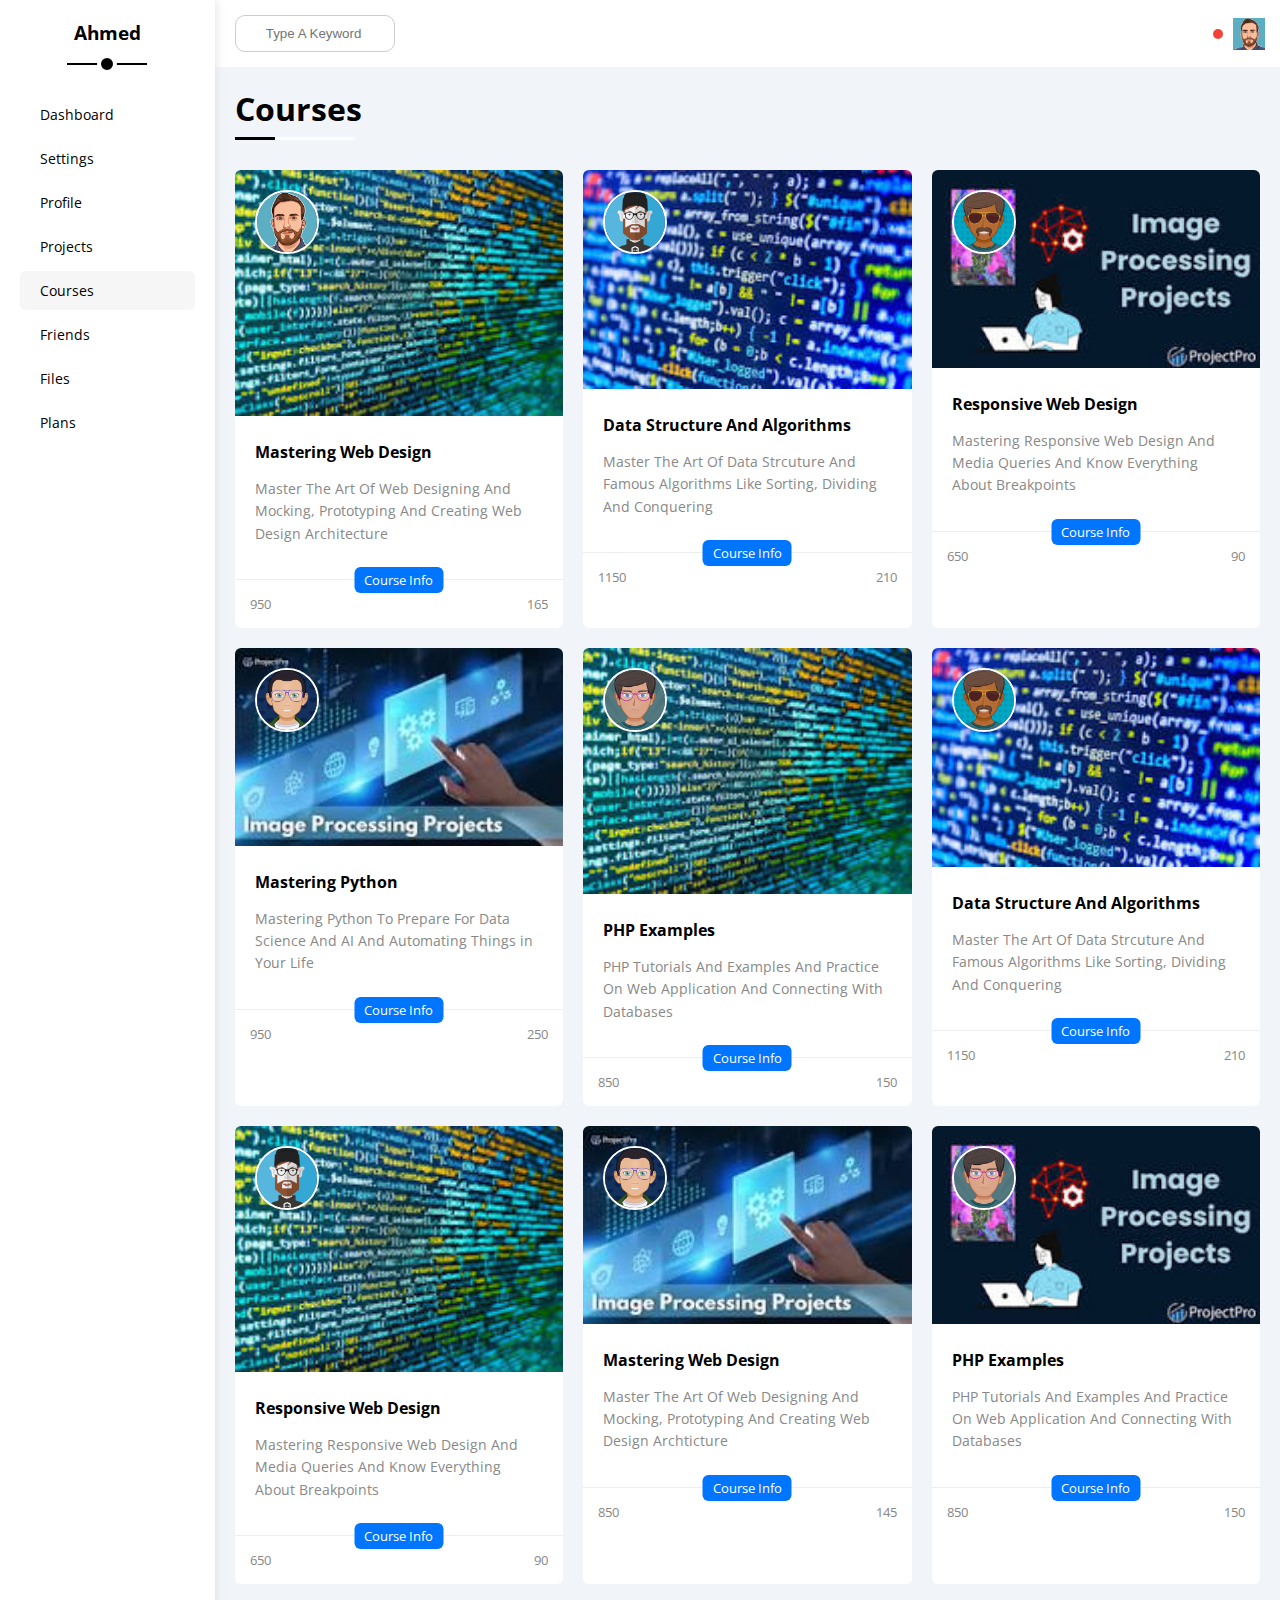
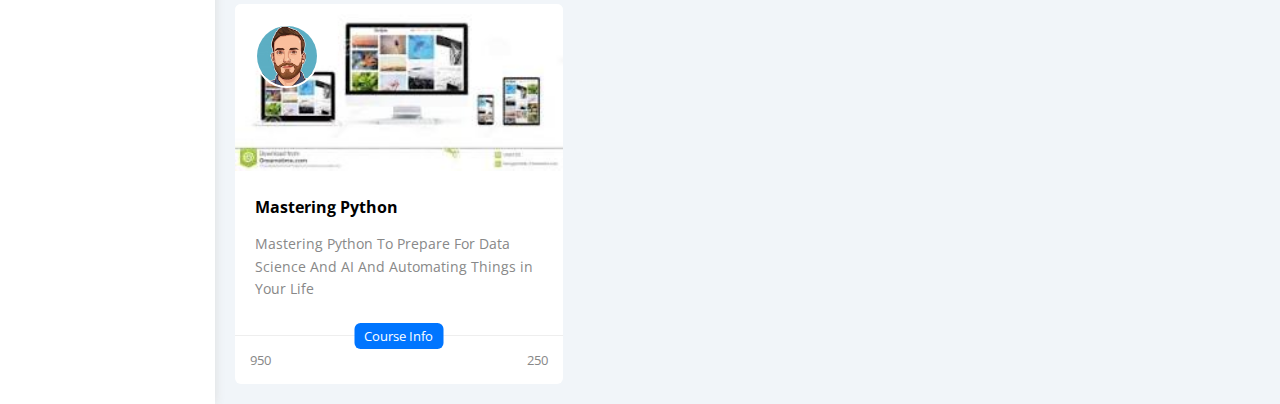
<file: courses.html>
<!DOCTYPE html>
<html lang="en">
    <head>
        <meta charset="UTF-8" />
        <meta http-equiv="X-UA-Compatible" content="IE=edge" />
        <meta name="viewport" content="width=device-width, initial-scale=1.0" />
        <title>Dashboard</title>
        <link rel="stylesheet" href="https://cdnjs.cloudflare.com/ajax/libs/font-awesome/6.3.0/css/all.min.css" integrity="sha512-SzlrxWUlpfuzQ+pcUCosxcglQRNAq/DZjVsC0lE40xsADsfeQoEypE+enwcOiGjk/bSuGGKHEyjSoQ1zVisanQ==" crossorigin="anonymous" referrerpolicy="no-referrer" />
        <link rel="stylesheet" href="./css/framework.css" />
        <link rel="stylesheet" href="./css/master.css" />
        <link rel="preconnect" href="https://fonts.googleapis.com" />
        <link rel="preconnect" href="https://fonts.gstatic.com" crossorigin />
        <link href="https://fonts.googleapis.com/css2?family=Open+Sans:wght@300;500&#038;display=swap" rel="stylesheet" />
      </head>
  <body>
    <div class="page d-flex">
      <div class="sidebar bg-white p-20 p-relative">
        <h3 class="p-relative txt-c mt-0">Ahmed</h3>
        <ul>
          <li>
            <a class="d-flex align-center fs-14 c-black rad-6 p-10" href="index.html">
              <i class="fa-regular fa-chart-bar fa-fw"></i>
              <span>Dashboard</span>
            </a>
          </li>
          <li>
            <a class="d-flex align-center fs-14 c-black rad-6 p-10" href="settings.html">
              <i class="fa-solid fa-gear fa-fw"></i>
              <span>Settings</span>
            </a>
          </li>
          <li>
            <a class="d-flex align-center fs-14 c-black rad-6 p-10" href="profile.html">
              <i class="fa-regular fa-user fa-fw"></i>
              <span>Profile</span>
            </a>
          </li>
          <li>
            <a class="d-flex align-center fs-14 c-black rad-6 p-10" href="projects.html">
              <i class="fa-solid fa-diagram-project fa-fw"></i>
              <span>Projects</span>
            </a>
          </li>
          <li>
            <a class="active d-flex align-center fs-14 c-black rad-6 p-10" href="courses.html">
              <i class="fa-solid fa-graduation-cap fa-fw"></i>
              <span>Courses</span>
            </a>
          </li>
          <li>
            <a class="d-flex align-center fs-14 c-black rad-6 p-10" href="friends.html">
              <i class="fa-regular fa-circle-user fa-fw"></i>
              <span>Friends</span>
            </a>
          </li>
          <li>
            <a class="d-flex align-center fs-14 c-black rad-6 p-10" href="files.html">
              <i class="fa-regular fa-file fa-fw"></i>
              <span>Files</span>
            </a>
          </li>
          <li>
            <a class="d-flex align-center fs-14 c-black rad-6 p-10" href="plans.html">
              <i class="fa-regular fa-credit-card fa-fw"></i>
              <span>Plans</span>
            </a>
          </li>
        </ul>
      </div>
      <div class="content w-full">
        <!-- Start Head -->
        <div class="head bg-white p-15 between-flex">
          <div class="search p-relative">
            <input class="p-10" type="search" placeholder="Type A Keyword" />
          </div>
          <div class="icons d-flex align-center">
            <span class="notification p-relative">
              <i class="fa-regular fa-bell fa-lg"></i>
            </span>
            <img src="./imgs/avatar-05.png" alt="" />
          </div>
        </div>
        <!-- End Head -->
        <h1 class="p-relative">Courses</h1>
        <div class="courses-page d-grid m-20 gap-20">
          <div class="course bg-white rad-6 p-relative">
            <img class="cover" src="./imgs/background1.jpg" alt="" />
            <img class="instructor" src="./imgs/avatar-05.png" alt="" />
            <div class="p-20">
              <h4 class="m-0">Mastering Web Design</h4>
              <p class="description c-grey mt-15 fs-14">
                Master The Art Of Web Designing And Mocking, Prototyping And Creating Web Design Architecture
              </p>
            </div>
            <div class="info p-15 p-relative between-flex">
              <span class="title bg-blue c-white btn-shape">Course Info</span>
              <span class="c-grey">
                <i class="fa-regular fa-user"></i>
                950
              </span>
              <span class="c-grey">
                <i class="fa-solid fa-dollar-sign"></i>
                165
              </span>
            </div>
          </div>
          <div class="course bg-white rad-6 p-relative">
            <img class="cover" src="./imgs/background2.jpg" alt="" />
            <img class="instructor" src="./imgs/avatar-01.png" alt="" />
            <div class="p-20">
              <h4 class="m-0">Data Structure And Algorithms</h4>
              <p class="description c-grey mt-15 fs-14">
                Master The Art Of Data Strcuture And Famous Algorithms Like Sorting, Dividing And Conquering
              </p>
            </div>
            <div class="info p-15 p-relative between-flex">
              <span class="title bg-blue c-white btn-shape">Course Info</span>
              <span class="c-grey"> <i class="fa-regular fa-user"></i> 1150</span>
              <span class="c-grey"><i class="fa-solid fa-dollar-sign"></i> 210</span>
            </div>
          </div>
          <div class="course bg-white rad-6 p-relative">
            <img class="cover" src="./imgs/features-02.jpg" alt="" />
            <img class="instructor" src="./imgs/avatar-02.png" alt="" />
            <div class="p-20">
              <h4 class="m-0">Responsive Web Design</h4>
              <p class="description c-grey mt-15 fs-14">
                Mastering Responsive Web Design And Media Queries And Know Everything About Breakpoints
              </p>
            </div>
            <div class="info p-15 p-relative between-flex">
              <span class="title bg-blue c-white btn-shape">Course Info</span>
              <span class="c-grey"> <i class="fa-regular fa-user"></i> 650</span>
              <span class="c-grey"><i class="fa-solid fa-dollar-sign"></i> 90</span>
            </div>
          </div>
          <div class="course bg-white rad-6 p-relative">
            <img class="cover" src="./imgs/features-03.jpg" alt="" />
            <img class="instructor" src="./imgs/avatar-03.png" alt="" />
            <div class="p-20">
              <h4 class="m-0">Mastering Python</h4>
              <p class="description c-grey mt-15 fs-14">
                Mastering Python To Prepare For Data Science And AI And Automating Things in Your Life
              </p>
            </div>
            <div class="info p-15 p-relative between-flex">
              <span class="title bg-blue c-white btn-shape">Course Info</span>
              <span class="c-grey"> <i class="fa-regular fa-user"></i> 950</span>
              <span class="c-grey"><i class="fa-solid fa-dollar-sign"></i> 250</span>
            </div>
          </div>
          <div class="course bg-white rad-6 p-relative">
            <img class="cover" src="./imgs/background1.jpg" alt="" />
            <img class="instructor" src="./imgs/avatar-04.png" alt="" />
            <div class="p-20">
              <h4 class="m-0">PHP Examples</h4>
              <p class="description c-grey mt-15 fs-14">
                PHP Tutorials And Examples And Practice On Web Application And Connecting With Databases
              </p>
            </div>
            <div class="info p-15 p-relative between-flex">
              <span class="title bg-blue c-white btn-shape">Course Info</span>
              <span class="c-grey"> <i class="fa-regular fa-user"></i> 850</span>
              <span class="c-grey"><i class="fa-solid fa-dollar-sign"></i> 150</span>
            </div>
          </div>
          <div class="course bg-white rad-6 p-relative">
            <img class="cover" src="./imgs/background2.jpg" alt="" />
            <img class="instructor" src="./imgs/avatar-02.png" alt="" />
            <div class="p-20">
              <h4 class="m-0">Data Structure And Algorithms</h4>
              <p class="description c-grey mt-15 fs-14">
                Master The Art Of Data Strcuture And Famous Algorithms Like Sorting, Dividing And Conquering
              </p>
            </div>
            <div class="info p-15 p-relative between-flex">
              <span class="title bg-blue c-white btn-shape">Course Info</span>
              <span class="c-grey"> <i class="fa-regular fa-user"></i> 1150</span>
              <span class="c-grey"><i class="fa-solid fa-dollar-sign"></i> 210</span>
            </div>
          </div>
          <div class="course bg-white rad-6 p-relative">
            <img class="cover" src="./imgs/background1.jpg" alt="" />
            <img class="instructor" src="./imgs/avatar-01.png" alt="" /> 
            <div class="p-20">
              <h4 class="m-0">Responsive Web Design</h4>
              <p class="description c-grey mt-15 fs-14">
                Mastering Responsive Web Design And Media Queries And Know Everything About Breakpoints
              </p>
            </div>
            <div class="info p-15 p-relative between-flex">
              <span class="title bg-blue c-white btn-shape">Course Info</span>
              <span class="c-grey"> <i class="fa-regular fa-user"></i> 650</span>
              <span class="c-grey"><i class="fa-solid fa-dollar-sign"></i> 90</span>
            </div>
          </div>
          <div class="course bg-white rad-6 p-relative">
            <img class="cover" src="./imgs/features-03.jpg" alt="" />
            <img class="instructor" src="./imgs/avatar-03.png" alt="" />
            <div class="p-20">
              <h4 class="m-0">Mastering Web Design</h4>
              <p class="description c-grey mt-15 fs-14">
                Master The Art Of Web Designing And Mocking, Prototyping And Creating Web Design Archticture
              </p>
            </div>
            <div class="info p-15 p-relative between-flex">
              <span class="title bg-blue c-white btn-shape">Course Info</span>
              <span class="c-grey"> <i class="fa-regular fa-user"></i> 850</span>
              <span class="c-grey"><i class="fa-solid fa-dollar-sign"></i> 145</span>
            </div>
          </div>
          <div class="course bg-white rad-6 p-relative">
            <img class="cover" src="./imgs/features-02.jpg" alt="" />
            <img class="instructor" src="./imgs/avatar-04.png" alt="" />
            <div class="p-20">
              <h4 class="m-0">PHP Examples</h4>
              <p class="description c-grey mt-15 fs-14">
                PHP Tutorials And Examples And Practice On Web Application And Connecting With Databases
              </p>
            </div>
            <div class="info p-15 p-relative between-flex">
              <span class="title bg-blue c-white btn-shape">Course Info</span>
              <span class="c-grey"> <i class="fa-regular fa-user"></i> 850</span>
              <span class="c-grey"><i class="fa-solid fa-dollar-sign"></i> 150</span>
            </div>
          </div>
          <div class="course bg-white rad-6 p-relative">
            <img class="cover" src="./imgs/features-01.jpg" alt="" />
            <img class="instructor" src="./imgs/avatar-05.png" alt="" />
            <div class="p-20">
              <h4 class="m-0">Mastering Python</h4>
              <p class="description c-grey mt-15 fs-14">
                Mastering Python To Prepare For Data Science And AI And Automating Things in Your Life
              </p>
            </div>
            <div class="info p-15 p-relative between-flex">
              <span class="title bg-blue c-white btn-shape">Course Info</span>
              <span class="c-grey"> <i class="fa-regular fa-user"></i> 950</span>
              <span class="c-grey"><i class="fa-solid fa-dollar-sign"></i> 250</span>
            </div>
          </div>
        </div>
      </div>
    </div>
  </body>
</html>
</file>
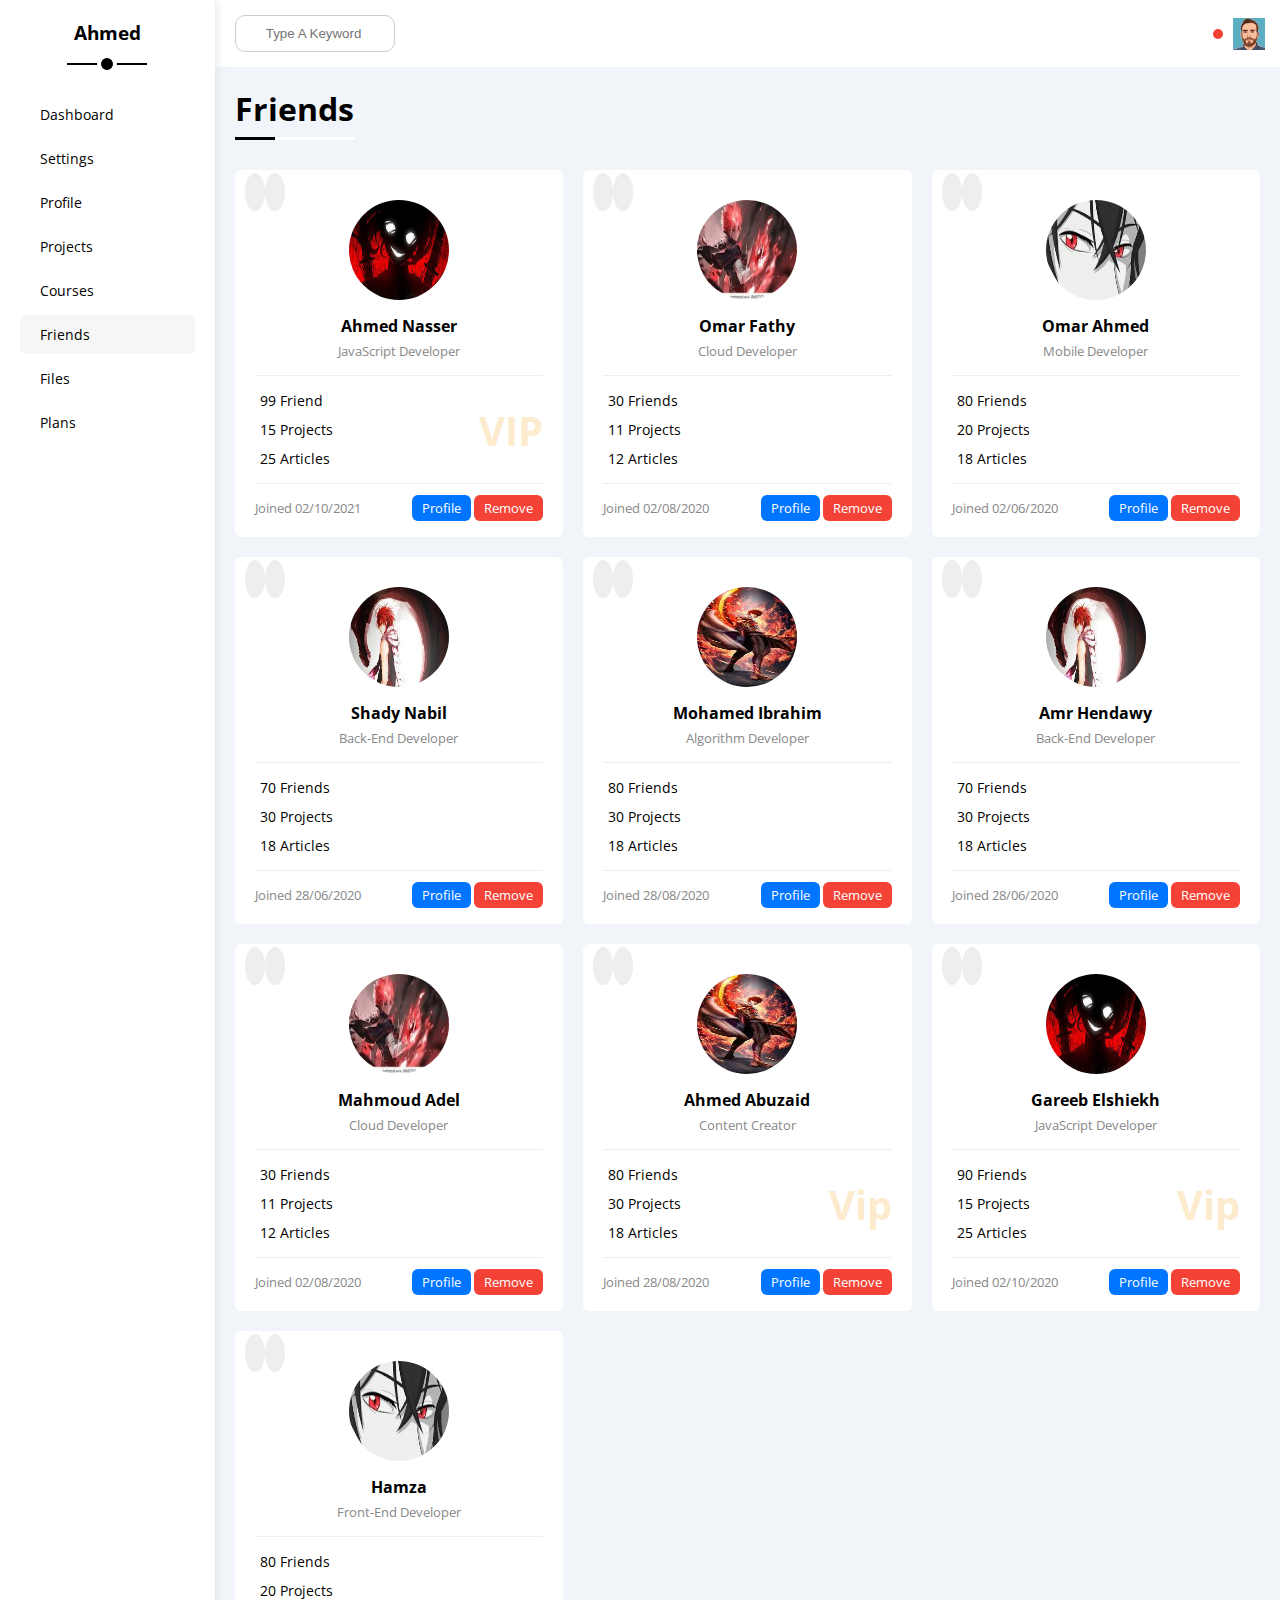
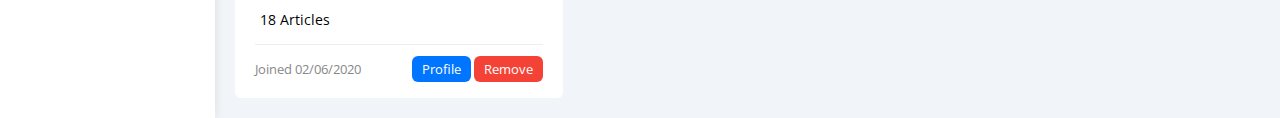
<file: friends.html>
<!DOCTYPE html>
<html lang="en">
    <head>
        <meta charset="UTF-8" />
        <meta http-equiv="X-UA-Compatible" content="IE=edge" />
        <meta name="viewport" content="width=device-width, initial-scale=1.0" />
        <title>Dashboard</title>
        <link rel="stylesheet" href="https://cdnjs.cloudflare.com/ajax/libs/font-awesome/6.3.0/css/all.min.css" integrity="sha512-SzlrxWUlpfuzQ+pcUCosxcglQRNAq/DZjVsC0lE40xsADsfeQoEypE+enwcOiGjk/bSuGGKHEyjSoQ1zVisanQ==" crossorigin="anonymous" referrerpolicy="no-referrer" />
        <link rel="stylesheet" href="./css/framework.css" />
      <link rel="stylesheet" href="./css/master.css" />
        <link rel="preconnect" href="https://fonts.googleapis.com" />
        <link rel="preconnect" href="https://fonts.gstatic.com" crossorigin />
        <link href="https://fonts.googleapis.com/css2?family=Open+Sans:wght@300;500&#038;display=swap" rel="stylesheet" />
      </head>
  <body>
    <div class="page d-flex">
      <div class="sidebar bg-white p-20 p-relative">
        <h3 class="p-relative txt-c mt-0">Ahmed</h3>
        <ul>
          <li>
            <a class="d-flex align-center fs-14 c-black rad-6 p-10" href="index.html">
              <i class="fa-regular fa-chart-bar fa-fw"></i>
              <span>Dashboard</span>
            </a>
          </li>
          <li>
            <a class="d-flex align-center fs-14 c-black rad-6 p-10" href="settings.html">
              <i class="fa-solid fa-gear fa-fw"></i>
              <span>Settings</span>
            </a>
          </li>
          <li>
            <a class="d-flex align-center fs-14 c-black rad-6 p-10" href="profile.html">
              <i class="fa-regular fa-user fa-fw"></i>
              <span>Profile</span>
            </a>
          </li>
          <li>
            <a class="d-flex align-center fs-14 c-black rad-6 p-10" href="projects.html">
              <i class="fa-solid fa-diagram-project fa-fw"></i>
              <span>Projects</span>
            </a>
          </li>
          <li>
            <a class="d-flex align-center fs-14 c-black rad-6 p-10" href="courses.html">
              <i class="fa-solid fa-graduation-cap fa-fw"></i>
              <span>Courses</span>
            </a>
          </li>
          <li>
            <a class="active d-flex align-center fs-14 c-black rad-6 p-10" href="friends.html">
              <i class="fa-regular fa-circle-user fa-fw"></i>
              <span>Friends</span>
            </a>
          </li>
          <li>
            <a class="d-flex align-center fs-14 c-black rad-6 p-10" href="files.html">
              <i class="fa-regular fa-file fa-fw"></i>
              <span>Files</span>
            </a>
          </li>
          <li>
            <a class="d-flex align-center fs-14 c-black rad-6 p-10" href="plans.html">
              <i class="fa-regular fa-credit-card fa-fw"></i>
              <span>Plans</span>
            </a>
          </li>
        </ul>
      </div>
      <div class="content w-full">
        <!-- Start Head -->
        <div class="head bg-white p-15 between-flex">
          <div class="search p-relative">
            <input class="p-10" type="search" placeholder="Type A Keyword" />
          </div>
          <div class="icons d-flex align-center">
            <span class="notification p-relative">
              <i class="fa-regular fa-bell fa-lg"></i>
            </span>
            <img src="./imgs/avatar-05.png" alt="" />
          </div>
        </div>
        <!-- End Head -->
        <h1 class="p-relative">Friends</h1>
        <div class="friends-page d-grid m-20 gap-20">
          <div class="friend bg-white rad-6 p-20 p-relative">
            <div class="contact">
              <i class="fa-solid fa-phone"></i>
              <i class="fa-regular fa-envelope"></i>
            </div>
            <div class="txt-c">
              <img class="rad-half mt-10 mb-10 w-100 h-100" src="./imgs/en-1.jpg" alt="" />
              <h4 class="m-0">Ahmed Nasser</h4>
              <p class="c-grey fs-13 mt-5 mb-0">JavaScript Developer</p>
            </div>
            <div class="icons fs-14 p-relative">
              <div class="mb-10">
                <i class="fa-regular fa-face-smile fa-fw"></i>
                <span>99 Friend</span>
              </div>
              <div class="mb-10">
                <i class="fa-solid fa-code-commit fa-fw"></i>
                <span>15 Projects</span>
              </div>
              <div>
                <i class="fa-regular fa-newspaper fa-fw"></i>
                <span>25 Articles</span>
              </div>
              <span class="vip fw-bold c-orange">VIP</span>
            </div>
            <div class="info between-flex fs-13">
              <span class="c-grey">Joined 02/10/2021</span>
              <div>
                <a class="bg-blue c-white btn-shape" href="profile.html">Profile</a>
                <a class="bg-red c-white btn-shape" href="#">Remove</a>
              </div>
            </div>
          </div>
          <div class="friend bg-white rad-6 p-20 p-relative">
            <div class="contact">
              <i class="fa-solid fa-phone"></i>
              <i class="fa-regular fa-envelope"></i>
            </div>
            <div class="txt-c">
              <img class="rad-half mt-10 mb-10 w-100 h-100" src="./imgs/en-2.jpg" alt="" />
              <h4 class="m-0">Omar Fathy</h4>
              <p class="c-grey fs-13 mt-5 mb-0">Cloud Developer</p>
            </div>
            <div class="icons fs-14 p-relative">
              <div class="mb-10">
                <i class="fa-regular fa-face-smile fa-fw"></i>
                <span>30 Friends</span>
              </div>
              <div class="mb-10">
                <i class="fa-solid fa-code-commit fa-fw"></i>
                <span>11 Projects</span>
              </div>
              <div>
                <i class="fa-regular fa-newspaper fa-fw"></i>
                <span>12 Articles</span>
              </div>
            </div>
            <div class="info between-flex fs-13">
              <span class="c-grey">Joined 02/08/2020</span>
              <div>
                <a class="bg-blue c-white btn-shape" href="profile.html">Profile</a>
                <a class="bg-red c-white btn-shape" href="">Remove</a>
              </div>
            </div>
          </div>
          <div class="friend bg-white rad-6 p-20 p-relative">
            <div class="contact">
              <i class="fa-solid fa-phone"></i>
              <i class="fa-regular fa-envelope"></i>
            </div>
            <div class="txt-c">
              <img class="rad-half mt-10 mb-10 w-100 h-100" src="./imgs/en-3.jpg" alt="" />
              <h4 class="m-0">Omar Ahmed</h4>
              <p class="c-grey fs-13 mt-5 mb-0">Mobile Developer</p>
            </div>
            <div class="icons fs-14 p-relative">
              <div class="mb-10">
                <i class="fa-regular fa-face-smile fa-fw"></i>
                <span>80 Friends</span>
              </div>
              <div class="mb-10">
                <i class="fa-solid fa-code-commit fa-fw"></i>
                <span>20 Projects</span>
              </div>
              <div>
                <i class="fa-regular fa-newspaper fa-fw"></i>
                <span>18 Articles</span>
              </div>
            </div>
            <div class="info between-flex fs-13">
              <span class="c-grey">Joined 02/06/2020</span>
              <div>
                <a class="bg-blue c-white btn-shape" href="profile.html">Profile</a>
                <a class="bg-red c-white btn-shape" href="">Remove</a>
              </div>
            </div>
          </div>
          <div class="friend bg-white rad-6 p-20 p-relative">
            <div class="contact">
              <i class="fa-solid fa-phone"></i>
              <i class="fa-regular fa-envelope"></i>
            </div>
            <div class="txt-c">
              <img class="rad-half mt-10 mb-10 w-100 h-100" src="./imgs/en-4.jpg" alt="" />
              <h4 class="m-0">Shady Nabil</h4>
              <p class="c-grey fs-13 mt-5 mb-0">Back-End Developer</p>
            </div>
            <div class="icons fs-14 p-relative">
              <div class="mb-10">
                <i class="fa-regular fa-face-smile fa-fw"></i>
                <span>70 Friends</span>
              </div>
              <div class="mb-10">
                <i class="fa-solid fa-code-commit fa-fw"></i>
                <span>30 Projects</span>
              </div>
              <div>
                <i class="fa-regular fa-newspaper fa-fw"></i>
                <span>18 Articles</span>
              </div>
            </div>
            <div class="info between-flex fs-13">
              <span class="c-grey">Joined 28/06/2020</span>
              <div>
                <a class="bg-blue c-white btn-shape" href="profile.html">Profile</a>
                <a class="bg-red c-white btn-shape" href="">Remove</a>
              </div>
            </div>
          </div>
          <div class="friend bg-white rad-6 p-20 p-relative">
            <div class="contact">
              <i class="fa-solid fa-phone"></i>
              <i class="fa-regular fa-envelope"></i>
            </div>
            <div class="txt-c">
              <img class="rad-half mt-10 mb-10 w-100 h-100" src="./imgs/en-5.jpg" alt="" />
              <h4 class="m-0">Mohamed Ibrahim</h4>
              <p class="c-grey fs-13 mt-5 mb-0">Algorithm Developer</p>
            </div>
            <div class="icons fs-14 p-relative">
              <div class="mb-10">
                <i class="fa-regular fa-face-smile fa-fw"></i>
                <span>80 Friends</span>
              </div>
              <div class="mb-10">
                <i class="fa-solid fa-code-commit fa-fw"></i>
                <span>30 Projects</span>
              </div>
              <div>
                <i class="fa-regular fa-newspaper fa-fw"></i>
                <span>18 Articles</span>
              </div>
            </div>
            <div class="info between-flex fs-13">
              <span class="c-grey">Joined 28/08/2020</span>
              <div>
                <a class="bg-blue c-white btn-shape" href="profile.html">Profile</a>
                <a class="bg-red c-white btn-shape" href="">Remove</a>
              </div>
            </div>
          </div>
          <div class="friend bg-white rad-6 p-20 p-relative">
            <div class="contact">
              <i class="fa-solid fa-phone"></i>
              <i class="fa-regular fa-envelope"></i>
            </div>
            <div class="txt-c">
              <img class="rad-half mt-10 mb-10 w-100 h-100" src="./imgs/en-4.jpg" alt="" />
              <h4 class="m-0">Amr Hendawy</h4>
              <p class="c-grey fs-13 mt-5 mb-0">Back-End Developer</p>
            </div>
            <div class="icons fs-14 p-relative">
              <div class="mb-10">
                <i class="fa-regular fa-face-smile fa-fw"></i>
                <span>70 Friends</span>
              </div>
              <div class="mb-10">
                <i class="fa-solid fa-code-commit fa-fw"></i>
                <span>30 Projects</span>
              </div>
              <div>
                <i class="fa-regular fa-newspaper fa-fw"></i>
                <span>18 Articles</span>
              </div>
            </div>
            <div class="info between-flex fs-13">
              <span class="c-grey">Joined 28/06/2020</span>
              <div>
                <a class="bg-blue c-white btn-shape" href="profile.html">Profile</a>
                <a class="bg-red c-white btn-shape" href="">Remove</a>
              </div>
            </div>
          </div>
          <div class="friend bg-white rad-6 p-20 p-relative">
            <div class="contact">
              <i class="fa-solid fa-phone"></i>
              <i class="fa-regular fa-envelope"></i>
            </div>
            <div class="txt-c">
              <img class="rad-half mt-10 mb-10 w-100 h-100" src="./imgs/en-2.jpg" alt="" />
              <h4 class="m-0">Mahmoud Adel</h4>
              <p class="c-grey fs-13 mt-5 mb-0">Cloud Developer</p>
            </div>
            <div class="icons fs-14 p-relative">
              <div class="mb-10">
                <i class="fa-regular fa-face-smile fa-fw"></i>
                <span>30 Friends</span>
              </div>
              <div class="mb-10">
                <i class="fa-solid fa-code-commit fa-fw"></i>
                <span>11 Projects</span>
              </div>
              <div>
                <i class="fa-regular fa-newspaper fa-fw"></i>
                <span>12 Articles</span>
              </div>
            </div>
            <div class="info between-flex fs-13">
              <span class="c-grey">Joined 02/08/2020</span>
              <div>
                <a class="bg-blue c-white btn-shape" href="profile.html">Profile</a>
                <a class="bg-red c-white btn-shape" href="">Remove</a>
              </div>
            </div>
          </div>
          <div class="friend bg-white rad-6 p-20 p-relative">
            <div class="contact">
              <i class="fa-solid fa-phone"></i>
              <i class="fa-regular fa-envelope"></i>
            </div>
            <div class="txt-c">
              <img class="rad-half mt-10 mb-10 w-100 h-100" src="./imgs/en-5.jpg" alt="" />
              <h4 class="m-0">Ahmed Abuzaid</h4>
              <p class="c-grey fs-13 mt-5 mb-0">Content Creator</p>
            </div>
            <div class="icons fs-14 p-relative">
              <div class="mb-10">
                <i class="fa-regular fa-face-smile fa-fw"></i>
                <span>80 Friends</span>
              </div>
              <div class="mb-10">
                <i class="fa-solid fa-code-commit fa-fw"></i>
                <span>30 Projects</span>
              </div>
              <div>
                <i class="fa-regular fa-newspaper fa-fw"></i>
                <span>18 Articles</span>
              </div>
              <span class="vip fw-bold c-orange">Vip</span>
            </div>
            <div class="info between-flex fs-13">
              <span class="c-grey">Joined 28/08/2020</span>
              <div>
                <a class="bg-blue c-white btn-shape" href="profile.html">Profile</a>
                <a class="bg-red c-white btn-shape" href="">Remove</a>
              </div>
            </div>
          </div>
          <div class="friend bg-white rad-6 p-20 p-relative">
            <div class="contact">
              <i class="fa-solid fa-phone"></i>
              <i class="fa-regular fa-envelope"></i>
            </div>
            <div class="txt-c">
              <img class="rad-half mt-10 mb-10 w-100 h-100" src="./imgs/en-1.jpg" alt="" />
              <h4 class="m-0">Gareeb Elshiekh</h4>
              <p class="c-grey fs-13 mt-5 mb-0">JavaScript Developer</p>
            </div>
            <div class="icons fs-14 p-relative">
              <div class="mb-10">
                <i class="fa-regular fa-face-smile fa-fw"></i>
                <span>90 Friends</span>
              </div>
              <div class="mb-10">
                <i class="fa-solid fa-code-commit fa-fw"></i>
                <span>15 Projects</span>
              </div>
              <div>
                <i class="fa-regular fa-newspaper fa-fw"></i>
                <span>25 Articles</span>
              </div>
              <span class="vip fw-bold c-orange">Vip</span>
            </div>
            <div class="info between-flex fs-13">
              <span class="c-grey">Joined 02/10/2020</span>
              <div>
                <a class="bg-blue c-white btn-shape" href="profile.html">Profile</a>
                <a class="bg-red c-white btn-shape" href="">Remove</a>
              </div>
            </div>
          </div>
          <div class="friend bg-white rad-6 p-20 p-relative">
            <div class="contact">
              <i class="fa-solid fa-phone"></i>
              <i class="fa-regular fa-envelope"></i>
            </div>
            <div class="txt-c">
              <img class="rad-half mt-10 mb-10 w-100 h-100" src="./imgs/en-3.jpg" alt="" />
              <h4 class="m-0">Hamza</h4>
              <p class="c-grey fs-13 mt-5 mb-0">Front-End Developer</p>
            </div>
            <div class="icons fs-14 p-relative">
              <div class="mb-10">
                <i class="fa-regular fa-face-smile fa-fw"></i>
                <span>80 Friends</span>
              </div>
              <div class="mb-10">
                <i class="fa-solid fa-code-commit fa-fw"></i>
                <span>20 Projects</span>
              </div>
              <div>
                <i class="fa-regular fa-newspaper fa-fw"></i>
                <span>18 Articles</span>
              </div>
            </div>
            <div class="info between-flex fs-13">
              <span class="c-grey">Joined 02/06/2020</span>
              <div>
                <a class="bg-blue c-white btn-shape" href="profile.html">Profile</a>
                <a class="bg-red c-white btn-shape" href="">Remove</a>
              </div>
            </div>
          </div>
        </div>
      </div>
    </div>
  </body>
</html>
</file>
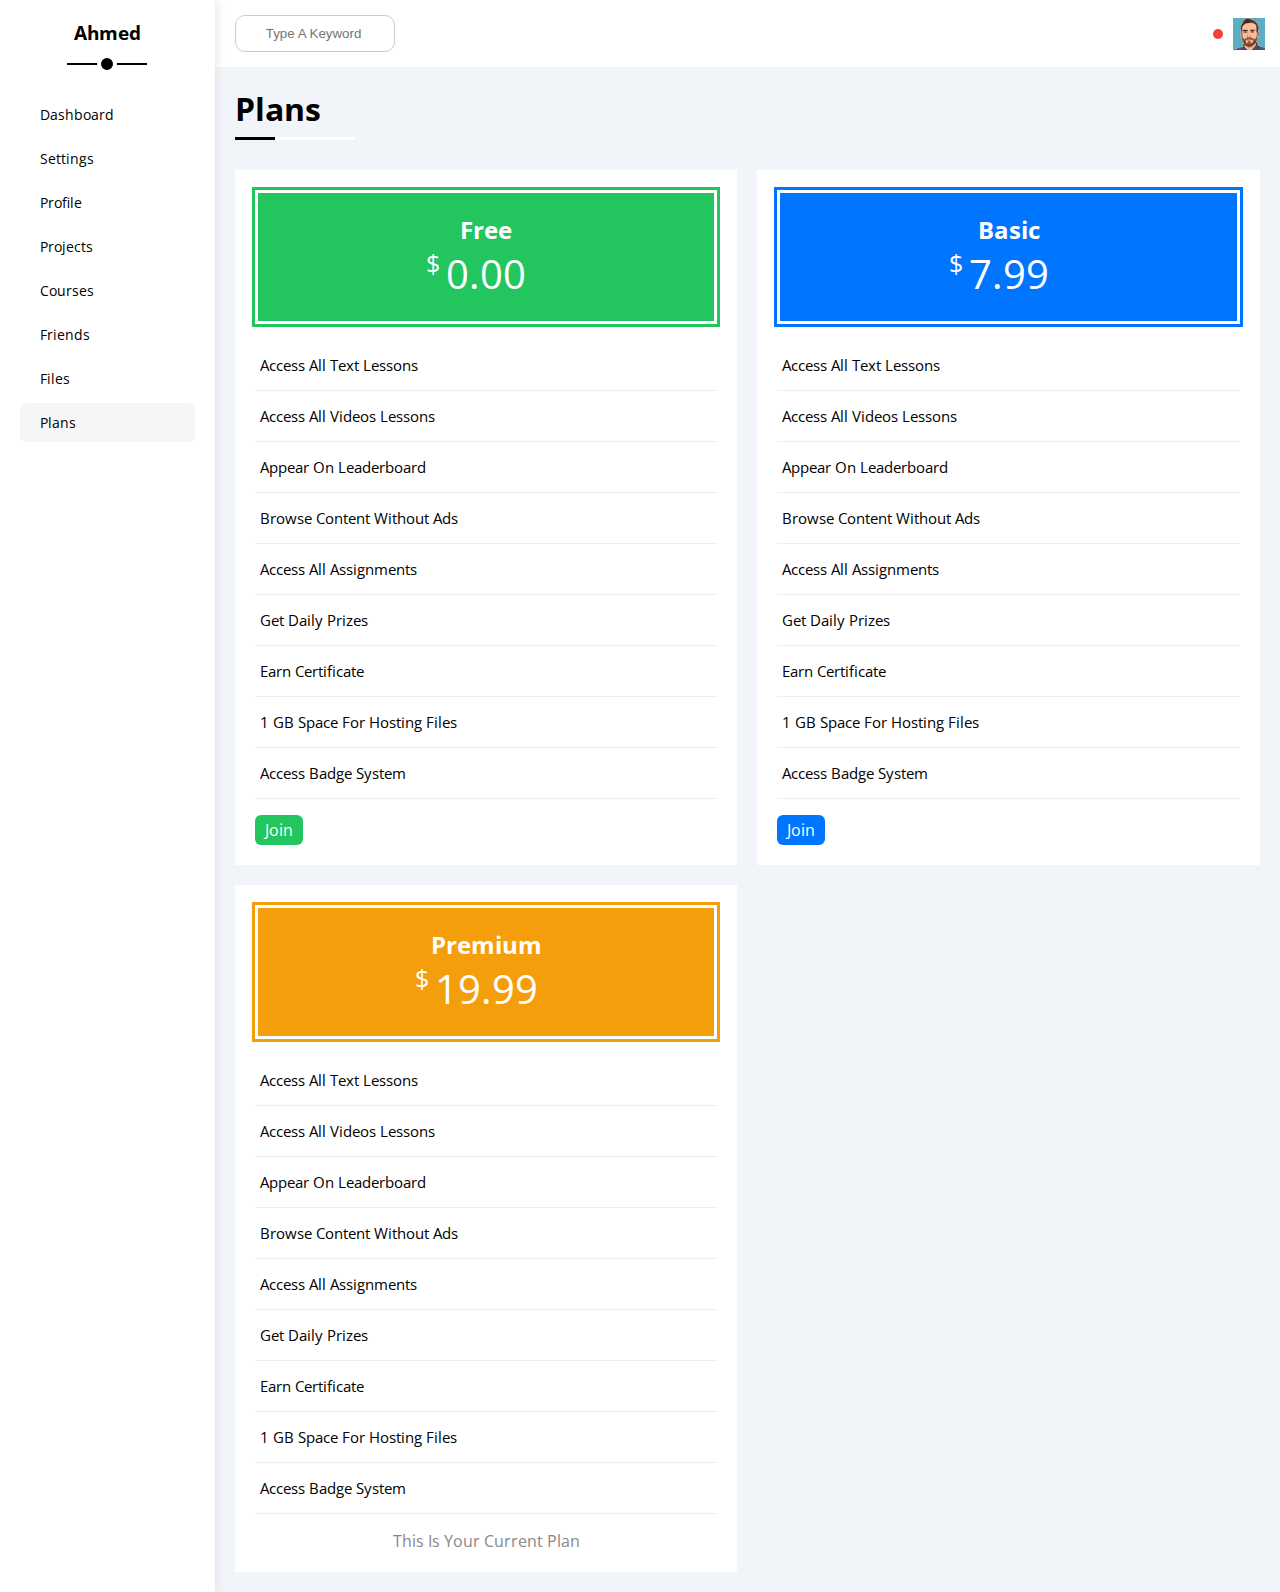
<file: plans.html>
<!DOCTYPE html>
<html lang="en">
    <head>
        <meta charset="UTF-8" />
        <meta http-equiv="X-UA-Compatible" content="IE=edge" />
        <meta name="viewport" content="width=device-width, initial-scale=1.0" />
        <title>Dashboard</title>
        <link rel="stylesheet" href="https://cdnjs.cloudflare.com/ajax/libs/font-awesome/6.3.0/css/all.min.css" integrity="sha512-SzlrxWUlpfuzQ+pcUCosxcglQRNAq/DZjVsC0lE40xsADsfeQoEypE+enwcOiGjk/bSuGGKHEyjSoQ1zVisanQ==" crossorigin="anonymous" referrerpolicy="no-referrer" />
        <link rel="stylesheet" href="./css/framework.css" />
      <link rel="stylesheet" href="./css/master.css" />
        <link rel="preconnect" href="https://fonts.googleapis.com" />
        <link rel="preconnect" href="https://fonts.gstatic.com" crossorigin />
        <link href="https://fonts.googleapis.com/css2?family=Open+Sans:wght@300;500&#038;display=swap" rel="stylesheet" />
      </head>
  <body>
    <div class="page d-flex">
      <div class="sidebar bg-white p-20 p-relative">
        <h3 class="p-relative txt-c mt-0">Ahmed</h3>
        <ul>
          <li>
            <a class="d-flex align-center fs-14 c-black rad-6 p-10" href="index.html">
              <i class="fa-regular fa-chart-bar fa-fw"></i>
              <span>Dashboard</span>
            </a>
          </li>
          <li>
            <a class="d-flex align-center fs-14 c-black rad-6 p-10" href="settings.html">
              <i class="fa-solid fa-gear fa-fw"></i>
              <span>Settings</span>
            </a>
          </li>
          <li>
            <a class="d-flex align-center fs-14 c-black rad-6 p-10" href="profile.html">
              <i class="fa-regular fa-user fa-fw"></i>
              <span>Profile</span>
            </a>
          </li>
          <li>
            <a class="d-flex align-center fs-14 c-black rad-6 p-10" href="projects.html">
              <i class="fa-solid fa-diagram-project fa-fw"></i>
              <span>Projects</span>
            </a>
          </li>
          <li>
            <a class="d-flex align-center fs-14 c-black rad-6 p-10" href="courses.html">
              <i class="fa-solid fa-graduation-cap fa-fw"></i>
              <span>Courses</span>
            </a>
          </li>
          <li>
            <a class="d-flex align-center fs-14 c-black rad-6 p-10" href="friends.html">
              <i class="fa-regular fa-circle-user fa-fw"></i>
              <span>Friends</span>
            </a>
          </li>
          <li>
            <a class="d-flex align-center fs-14 c-black rad-6 p-10" href="files.html">
              <i class="fa-regular fa-file fa-fw"></i>
              <span>Files</span>
            </a>
          </li>
          <li>
            <a class="active d-flex align-center fs-14 c-black rad-6 p-10" href="plans.html">
              <i class="fa-regular fa-credit-card fa-fw"></i>
              <span>Plans</span>
            </a>
          </li>
        </ul>
      </div>
      <div class="content w-full">
        <!-- Start Head -->
        <div class="head bg-white p-15 between-flex">
          <div class="search p-relative">
            <input class="p-10" type="search" placeholder="Type A Keyword" />
          </div>
          <div class="icons d-flex align-center">
            <span class="notification p-relative">
              <i class="fa-regular fa-bell fa-lg"></i>
            </span>
            <img src="./imgs/avatar-05.png" alt="" />
          </div>
        </div>
        <!-- End Head -->
        <h1 class="p-relative">Plans</h1>
        <div class="plans-page d-grid m-20 gap-20">
          <div class="plan green bg-white p-20">
            <div class="top bg-green txt-c p-20">
              <h2 class="m-0 c-white">Free</h2>
              <div class="price c-white"><span>$</span>0.00</div>
            </div>
            <ul>
              <li>
                <i class="fa-solid fa-check fa-fw yes"></i>
                <span>Access All Text Lessons</span>
                <i class="fa-solid fa-circle-info help"></i>
              </li>
              <li>
                <i class="fa-solid fa-check fa-fw yes"></i>
                <span>Access All Videos Lessons</span>
                <i class="fa-solid fa-circle-info help"></i>
              </li>
              <li>
                <i class="fa-solid fa-check fa-fw yes"></i>
                <span>Appear On Leaderboard</span>
                <i class="fa-solid fa-circle-info help"></i>
              </li>
              <li>
                <i class="fa-solid fa-xmark fa-fw"></i>
                <span>Browse Content Without Ads</span>
                <i class="fa-solid fa-circle-info help"></i>
              </li>
              <li>
                <i class="fa-solid fa-xmark fa-fw"></i>
                <span>Access All Assignments</span>
                <i class="fa-solid fa-circle-info help"></i>
              </li>
              <li>
                <i class="fa-solid fa-xmark fa-fw"></i>
                <span>Get Daily Prizes</span>
                <i class="fa-solid fa-circle-info help"></i>
              </li>
              <li>
                <i class="fa-solid fa-xmark fa-fw"></i>
                <span>Earn Certificate</span>
                <i class="fa-solid fa-circle-info help"></i>
              </li>
              <li>
                <i class="fa-solid fa-xmark fa-fw"></i>
                <span>1 GB Space For Hosting Files</span>
                <i class="fa-solid fa-circle-info help"></i>
              </li>
              <li>
                <i class="fa-solid fa-xmark fa-fw"></i>
                <span>Access Badge System</span>
                <i class="fa-solid fa-circle-info help"></i>
              </li>
            </ul>
            <a href="#" class="btn-shape bg-green c-white d-block w-fit">Join</a>
          </div>
          <!-- Start Plan -->
          <div class="plan blue bg-white p-20">
            <div class="top bg-blue txt-c p-20">
              <h2 class="m-0 c-white">Basic</h2>
              <div class="price c-white"><span>$</span>7.99</div>
            </div>
            <ul class="list-none p-0">
              <li>
                <i class="fa-solid fa-check fa-fw yes"></i>
                <span>Access All Text Lessons</span>
                <i class="fa-solid fa-circle-info help"></i>
              </li>
              <li>
                <i class="fa-solid fa-check fa-fw yes"></i>
                <span>Access All Videos Lessons</span>
                <i class="fa-solid fa-circle-info help"></i>
              </li>
              <li>
                <i class="fa-solid fa-check fa-fw yes"></i>
                <span>Appear On Leaderboard</span>
                <i class="fa-solid fa-circle-info help"></i>
              </li>
              <li>
                <i class="fa-solid fa-check fa-fw yes"></i>
                <span>Browse Content Without Ads</span>
                <i class="fa-solid fa-circle-info help"></i>
              </li>
              <li>
                <i class="fa-solid fa-check fa-fw yes"></i>
                <span>Access All Assignments</span>
                <i class="fa-solid fa-circle-info help"></i>
              </li>
              <li>
                <i class="fa-solid fa-check fa-fw yes"></i>
                <span>Get Daily Prizes</span>
                <i class="fa-solid fa-circle-info help"></i>
              </li>
              <li>
                <i class="fa-solid fa-check fa-fw yes"></i>
                <span>Earn Certificate</span>
                <i class="fa-solid fa-circle-info help"></i>
              </li>
              <li>
                <i class="fa-solid fa-xmark fa-fw"></i>
                <span>1 GB Space For Hosting Files</span>
                <i class="fa-solid fa-circle-info help"></i>
              </li>
              <li>
                <i class="fa-solid fa-xmark fa-fw"></i>
                <span>Access Badge System</span>
                <i class="fa-solid fa-circle-info help"></i>
              </li>
            </ul>
            <a href="#" class="btn-shape bg-blue c-white d-block w-fit">Join</a>
          </div>
          <!-- End Plan -->
          <!-- Start Plan -->
          <div class="plan orange bg-white p-20">
            <div class="top bg-orange txt-c p-20">
              <h2 class="m-0 c-white">Premium</h2>
              <div class="price c-white"><span>$</span>19.99</div>
            </div>
            <ul class="list-none p-0">
              <li>
                <i class="fa-solid fa-check fa-fw yes"></i>
                <span>Access All Text Lessons</span>
                <i class="fa-solid fa-circle-info help"></i>
              </li>
              <li>
                <i class="fa-solid fa-check fa-fw yes"></i>
                <span>Access All Videos Lessons</span>
                <i class="fa-solid fa-circle-info help"></i>
              </li>
              <li>
                <i class="fa-solid fa-check fa-fw yes"></i>
                <span>Appear On Leaderboard</span>
                <i class="fa-solid fa-circle-info help"></i>
              </li>
              <li>
                <i class="fa-solid fa-check fa-fw yes"></i>
                <span>Browse Content Without Ads</span>
                <i class="fa-solid fa-circle-info help"></i>
              </li>
              <li>
                <i class="fa-solid fa-check fa-fw yes"></i>
                <span>Access All Assignments</span>
                <i class="fa-solid fa-circle-info help"></i>
              </li>
              <li>
                <i class="fa-solid fa-check fa-fw yes"></i>
                <span>Get Daily Prizes</span>
                <i class="fa-solid fa-circle-info help"></i>
              </li>
              <li>
                <i class="fa-solid fa-check fa-fw yes"></i>
                <span>Earn Certificate</span>
                <i class="fa-solid fa-circle-info help"></i>
              </li>
              <li>
                <i class="fa-solid fa-check fa-fw yes"></i>
                <span>1 GB Space For Hosting Files</span>
                <i class="fa-solid fa-circle-info help"></i>
              </li>
              <li>
                <i class="fa-solid fa-check fa-fw yes"></i>
                <span>Access Badge System</span>
                <i class="fa-solid fa-circle-info help"></i>
              </li>
            </ul>
            <p class="c-grey m-0 txt-c">This Is Your Current Plan</p>
          </div>
          <!-- End Plan -->
        </div>
      </div>
    </div>
  </body>
</html>
</file>
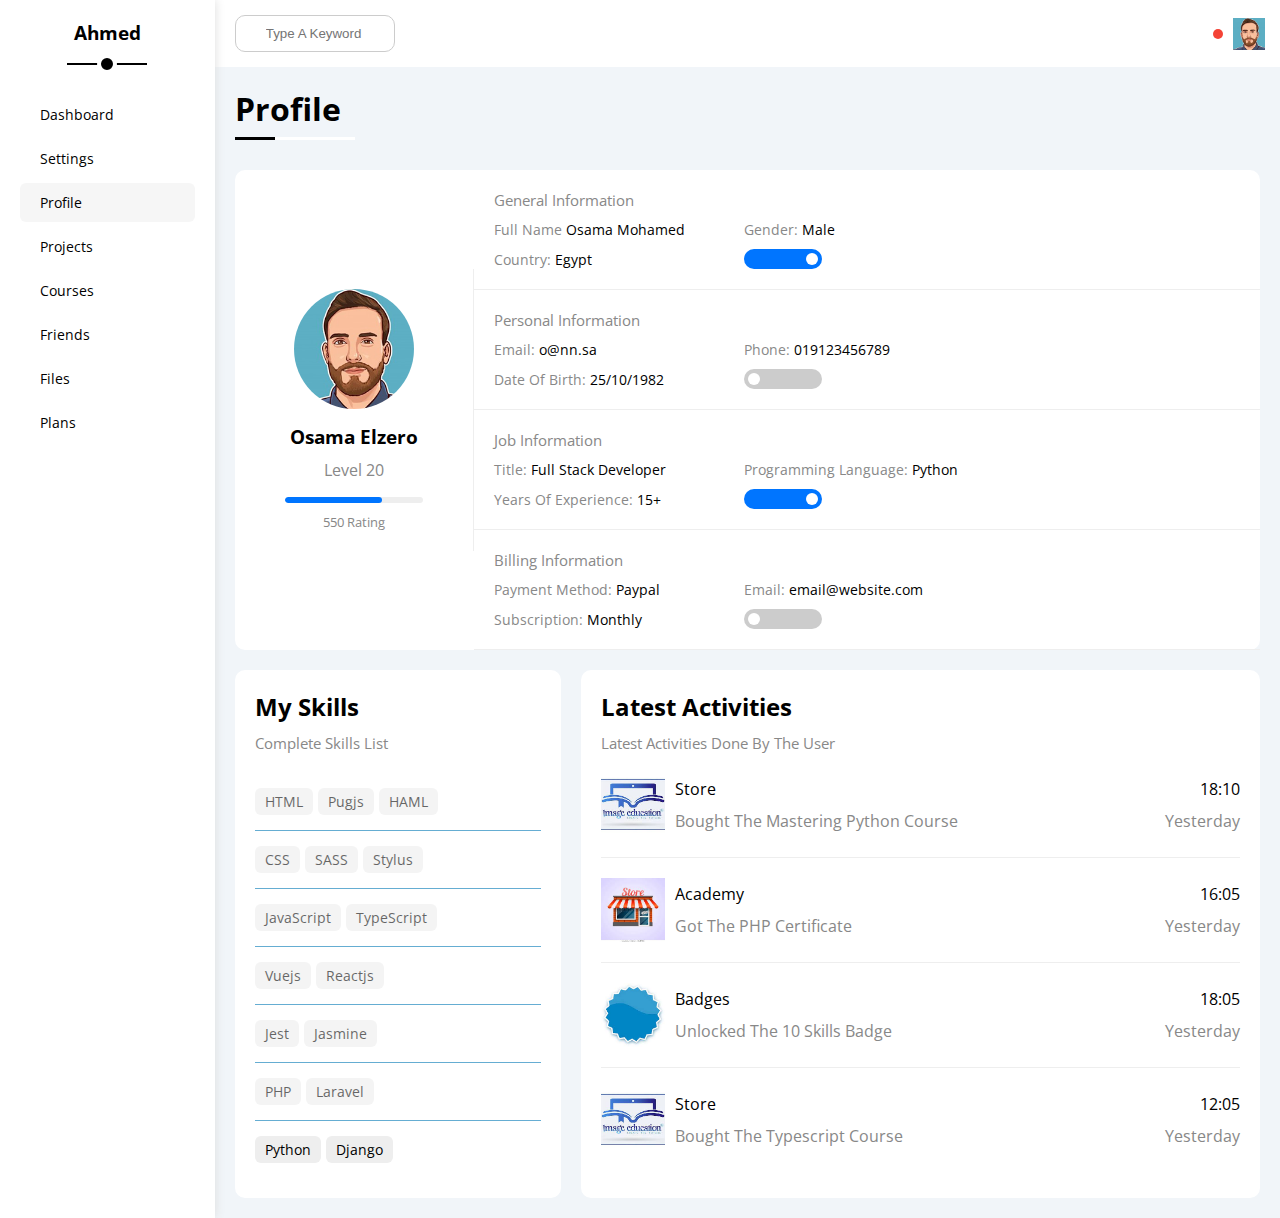
<file: profile.html>
<!DOCTYPE html>
<html lang="en">
    <head>
        <meta charset="UTF-8" />
        <meta http-equiv="X-UA-Compatible" content="IE=edge" />
        <meta name="viewport" content="width=device-width, initial-scale=1.0" />
        <title>Dashboard</title>
        <link rel="stylesheet" href="https://cdnjs.cloudflare.com/ajax/libs/font-awesome/6.3.0/css/all.min.css" integrity="sha512-SzlrxWUlpfuzQ+pcUCosxcglQRNAq/DZjVsC0lE40xsADsfeQoEypE+enwcOiGjk/bSuGGKHEyjSoQ1zVisanQ==" crossorigin="anonymous" referrerpolicy="no-referrer" />
        <link rel="stylesheet" href="./css/framework.css" />
      <link rel="stylesheet" href="./css/master.css" />
        <link rel="preconnect" href="https://fonts.googleapis.com" />
        <link rel="preconnect" href="https://fonts.gstatic.com" crossorigin />
        <link href="https://fonts.googleapis.com/css2?family=Open+Sans:wght@300;500&#038;display=swap" rel="stylesheet" />
      </head>
  <body>
    <div class="page d-flex">
      <div class="sidebar bg-white p-20 p-relative">
        <h3 class="p-relative txt-c mt-0">Ahmed</h3>
        <ul>
          <li>
            <a class="d-flex align-center fs-14 c-black rad-6 p-10" href="index.html">
              <i class="fa-regular fa-chart-bar fa-fw"></i>
              <span>Dashboard</span>
            </a>
          </li>
          <li>
            <a class="d-flex align-center fs-14 c-black rad-6 p-10" href="settings.html">
              <i class="fa-solid fa-gear fa-fw"></i>
              <span>Settings</span>
            </a>
          </li>
          <li>
            <a class="active d-flex align-center fs-14 c-black rad-6 p-10" href="profile.html">
              <i class="fa-regular fa-user fa-fw"></i>
              <span>Profile</span>
            </a>
          </li>
          <li>
            <a class="d-flex align-center fs-14 c-black rad-6 p-10" href="projects.html">
              <i class="fa-solid fa-diagram-project fa-fw"></i>
              <span>Projects</span>
            </a>
          </li>
          <li>
            <a class="d-flex align-center fs-14 c-black rad-6 p-10" href="courses.html">
              <i class="fa-solid fa-graduation-cap fa-fw"></i>
              <span>Courses</span>
            </a>
          </li>
          <li>
            <a class="d-flex align-center fs-14 c-black rad-6 p-10" href="friends.html">
              <i class="fa-regular fa-circle-user fa-fw"></i>
              <span>Friends</span>
            </a>
          </li>
          <li>
            <a class="d-flex align-center fs-14 c-black rad-6 p-10" href="files.html">
              <i class="fa-regular fa-file fa-fw"></i>
              <span>Files</span>
            </a>
          </li>
          <li>
            <a class="d-flex align-center fs-14 c-black rad-6 p-10" href="plans.html">
              <i class="fa-regular fa-credit-card fa-fw"></i>
              <span>Plans</span>
            </a>
          </li>
        </ul>
      </div>
      <div class="content w-full">
        <!-- Start Head -->
        <div class="head bg-white p-15 between-flex">
          <div class="search p-relative">
            <input class="p-10" type="search" placeholder="Type A Keyword" />
          </div>
          <div class="icons d-flex align-center">
            <span class="notification p-relative">
              <i class="fa-regular fa-bell fa-lg"></i>
            </span>
            <img src="./imgs/avatar-05.png" alt="" />
          </div>
        </div>
        <!-- End Head -->
        <h1 class="p-relative">Profile</h1>
        <div class="profile-page m-20">
          <!-- Start Overview -->
          <div class="overview bg-white rad-10 d-flex align-center">
            <div class="avatar-box txt-c p-20">
              <img class="rad-half mb-10" src="./imgs/avatar-05.png" alt="" />
              <h3 class="m-0">Osama Elzero</h3>
              <p class="c-grey mt-10">Level 20</p>
              <div class="level rad-6 bg-eee p-relative">
                <span style="width: 70%"></span>
              </div>
              <div class="rating mt-10 mb-10">
                <i class="fa-solid fa-star c-orange fs-13"></i>
                <i class="fa-solid fa-star c-orange fs-13"></i>
                <i class="fa-solid fa-star c-orange fs-13"></i>
                <i class="fa-solid fa-star c-orange fs-13"></i>
                <i class="fa-solid fa-star c-orange fs-13"></i>
              </div>
              <p class="c-grey m-0 fs-13">550 Rating</p>
            </div>
            <div class="info-box w-full txt-c-mobile">
              <!-- Start Information Row -->
              <div class="box p-20 d-flex align-center">
                <h4 class="c-grey fs-15 m-0 w-full">General Information</h4>
                <div class="fs-14">
                  <span class="c-grey">Full Name</span>
                  <span>Osama Mohamed</span>
                </div>
                <div class="fs-14">
                  <span class="c-grey">Gender:</span>
                  <span>Male</span>
                </div>
                <div class="fs-14">
                  <span class="c-grey">Country:</span>
                  <span>Egypt</span>
                </div>
                <div class="fs-14">
                  <label>
                    <input class="toggle-checkbox" type="checkbox" checked />
                    <div class="toggle-switch"></div>
                  </label>
                </div>
              </div>
              <!-- End Information Row -->
              <!-- Start Information Row -->
              <div class="box p-20 d-flex align-center">
                <h4 class="c-grey w-full fs-15 m-0">Personal Information</h4>
                <div class="fs-14">
                  <span class="c-grey">Email:</span>
                  <span>o@nn.sa</span>
                </div>
                <div class="fs-14">
                  <span class="c-grey">Phone:</span>
                  <span>019123456789</span>
                </div>
                <div class="fs-14">
                  <span class="c-grey">Date Of Birth:</span>
                  <span>25/10/1982</span>
                </div>
                <div class="fs-14">
                  <label>
                    <input class="toggle-checkbox" type="checkbox" />
                    <div class="toggle-switch"></div>
                  </label>
                </div>
              </div>
              <!-- End Information Row -->
              <!-- Start Information Row -->
              <div class="box p-20 d-flex align-center">
                <h4 class="c-grey w-full fs-15 m-0">Job Information</h4>
                <div class="fs-14">
                  <span class="c-grey">Title:</span>
                  <span>Full Stack Developer</span>
                </div>
                <div class="fs-14">
                  <span class="c-grey">Programming Language:</span>
                  <span>Python</span>
                </div>
                <div class="fs-14">
                  <span class="c-grey">Years Of Experience:</span>
                  <span>15+</span>
                </div>
                <div class="fs-14">
                  <label>
                    <input class="toggle-checkbox" type="checkbox" checked />
                    <div class="toggle-switch"></div>
                  </label>
                </div>
              </div>
              <!-- End Information Row -->
              <!-- Start Information Row -->
              <div class="box p-20 d-flex align-center">
                <h4 class="c-grey w-full fs-15 m-0">Billing Information</h4>
                <div class="fs-14">
                  <span class="c-grey">Payment Method:</span>
                  <span>Paypal</span>
                </div>
                <div class="fs-14">
                  <span class="c-grey">Email:</span>
                  <span>email@website.com</span>
                </div>
                <div class="fs-14">
                  <span class="c-grey">Subscription:</span>
                  <span>Monthly</span>
                </div>
                <div class="fs-14">
                  <label>
                    <input class="toggle-checkbox" type="checkbox" />
                    <div class="toggle-switch"></div>
                  </label>
                </div>
              </div>
              <!-- End Information Row -->
            </div>
          </div>
          <!-- End Overview -->
          <!-- Start Other Data -->
          <div class="other-data d-flex gap-20">
            <div class="skills-card p-20 bg-white rad-10 mt-20">
              <h2 class="mt-0 mb-10">My Skills</h2>
              <p class="mt-0 mb-20 c-grey fs-15">Complete Skills List</p>
              <ul class="m-0 txt-c-mobile">
                <li><span>HTML</span><span>Pugjs</span><span>HAML</span></li>
                <li><span>CSS</span><span>SASS</span><span>Stylus</span></li>
                <li><span>JavaScript</span><span>TypeScript</span></li>
                <li><span>Vuejs</span><span>Reactjs</span></li>
                <li><span>Jest</span><span>Jasmine</span></li>
                <li><span>PHP</span><span>Laravel</span></li>
                <li><span>Python</span><span>Django</span></li>
              </ul>
            </div>
            <div class="activities p-20 bg-white rad-10 mt-20">
              <h2 class="mt-0 mb-10">Latest Activities</h2>
              <p class="mt-0 mb-20 c-grey fs-15">Latest Activities Done By The User</p>
              <div class="activity d-flex align-center txt-c-mobile">
                <img src="./imgs/active-1.jpg" alt="" />
                <div class="info">
                  <span class="d-block mb-10">Store</span>
                  <span class="c-grey">Bought The Mastering Python Course</span>
                </div>
                <div class="date">
                  <span class="d-block mb-10">18:10</span>
                  <span class="c-grey">Yesterday</span>
                </div>
              </div>
              <div class="activity d-flex align-center txt-c-mobile">
                <img src="./imgs/active-2.jpg" alt="" />
                <div class="info">
                  <span class="d-block mb-10">Academy</span>
                  <span class="c-grey">Got The PHP Certificate</span>
                </div>
                <div class="date">
                  <span class="d-block mb-10">16:05</span>
                  <span class="c-grey">Yesterday</span>
                </div>
              </div>
              <div class="activity d-flex align-center txt-c-mobile">
                <img src="./imgs/active-3.jpg" alt="" />
                <div class="info">
                  <span class="d-block mb-10">Badges</span>
                  <span class="c-grey">Unlocked The 10 Skills Badge</span>
                </div>
                <div class="date">
                  <span class="d-block mb-10">18:05</span>
                  <span class="c-grey">Yesterday</span>
                </div>
              </div>
              <div class="activity d-flex align-center txt-c-mobile">
                <img src="./imgs/active-1.jpg" alt="" />
                <div class="info">
                  <span class="d-block mb-10">Store</span>
                  <span class="c-grey">Bought The Typescript Course</span>
                </div>
                <div class="date">
                  <span class="d-block mb-10">12:05</span>
                  <span class="c-grey">Yesterday</span>
                </div>
              </div>
            </div>
          </div>
          <!-- End Other Data -->
        </div>
      </div>
    </div>
  </body>
</html>
</file>
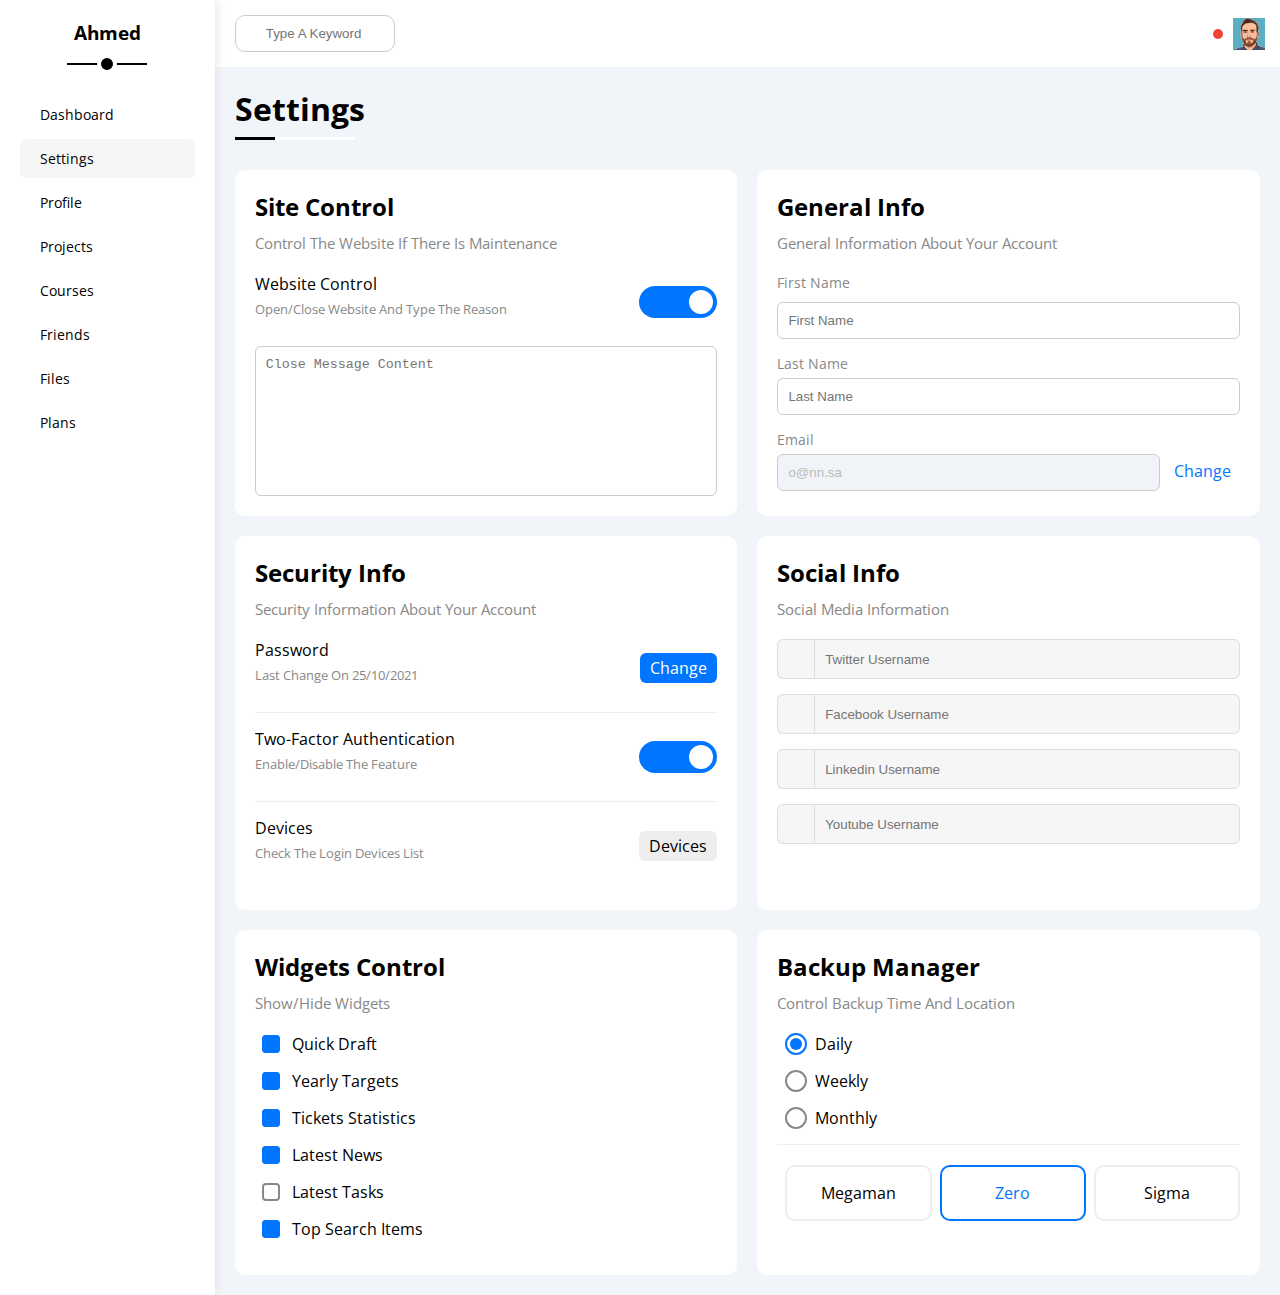
<file: settings.html>
<!DOCTYPE html>
<html lang="en">
    <head>
        <meta charset="UTF-8" />
        <meta http-equiv="X-UA-Compatible" content="IE=edge" />
        <meta name="viewport" content="width=device-width, initial-scale=1.0" />
        <title>Dashboard</title>
        <link rel="stylesheet" href="https://cdnjs.cloudflare.com/ajax/libs/font-awesome/6.3.0/css/all.min.css" integrity="sha512-SzlrxWUlpfuzQ+pcUCosxcglQRNAq/DZjVsC0lE40xsADsfeQoEypE+enwcOiGjk/bSuGGKHEyjSoQ1zVisanQ==" crossorigin="anonymous" referrerpolicy="no-referrer" />
        <link rel="stylesheet" href="./css/framework.css" />
      <link rel="stylesheet" href="./css/master.css" />
        <link rel="preconnect" href="https://fonts.googleapis.com" />
        <link rel="preconnect" href="https://fonts.gstatic.com" crossorigin />
        <link href="https://fonts.googleapis.com/css2?family=Open+Sans:wght@300;500&#038;display=swap" rel="stylesheet" />
      </head>
  <body>
    <div class="page d-flex">
      <div class="sidebar bg-white p-20 p-relative">
        <h3 class="p-relative txt-c mt-0">Ahmed</h3>
        <ul>
          <li>
            <a class="d-flex align-center fs-14 c-black rad-6 p-10" href="index.html">
              <i class="fa-regular fa-chart-bar fa-fw"></i>
              <span>Dashboard</span>
            </a>
          </li>
          <li>
            <a class="active d-flex align-center fs-14 c-black rad-6 p-10" href="settings.html">
              <i class="fa-solid fa-gear fa-fw"></i>
              <span>Settings</span>
            </a>
          </li>
          <li>
            <a class="d-flex align-center fs-14 c-black rad-6 p-10" href="profile.html">
              <i class="fa-regular fa-user fa-fw"></i>
              <span>Profile</span>
            </a>
          </li>
          <li>
            <a class="d-flex align-center fs-14 c-black rad-6 p-10" href="projects.html">
              <i class="fa-solid fa-diagram-project fa-fw"></i>
              <span>Projects</span>
            </a>
          </li>
          <li>
            <a class="d-flex align-center fs-14 c-black rad-6 p-10" href="courses.html">
              <i class="fa-solid fa-graduation-cap fa-fw"></i>
              <span>Courses</span>
            </a>
          </li>
          <li>
            <a class="d-flex align-center fs-14 c-black rad-6 p-10" href="friends.html">
              <i class="fa-regular fa-circle-user fa-fw"></i>
              <span>Friends</span>
            </a>
          </li>
          <li>
            <a class="d-flex align-center fs-14 c-black rad-6 p-10" href="files.html">
              <i class="fa-regular fa-file fa-fw"></i>
              <span>Files</span>
            </a>
          </li>
          <li>
            <a class="d-flex align-center fs-14 c-black rad-6 p-10" href="plans.html">
              <i class="fa-regular fa-credit-card fa-fw"></i>
              <span>Plans</span>
            </a>
          </li>
        </ul>
      </div>
      <div class="content w-full">
        <!-- Start Head -->
        <div class="head bg-white p-15 between-flex">
          <div class="search p-relative">
            <input class="p-10" type="search" placeholder="Type A Keyword" />
          </div>
          <div class="icons d-flex align-center">
            <span class="notification p-relative">
              <i class="fa-regular fa-bell fa-lg"></i>
            </span>
            <img src="./imgs/avatar-05.png" alt="" />
          </div>
        </div>
        <!-- End Head -->
        <h1 class="p-relative">Settings</h1>
        <div class="settings-page m-20 d-grid gap-20">
          <!-- Start Settings Box -->
          <div class="p-20 bg-white rad-10">
            <h2 class="mt-0 mb-10">Site Control</h2>
            <p class="mt-0 mb-20 c-grey fs-15">Control The Website If There Is Maintenance</p>
            <div class="mb-15 between-flex">
              <div>
                <span>Website Control</span>
                <p class="c-grey mt-5 mb-0 fs-13">Open/Close Website And Type The Reason</p>
              </div>
              <div>
                <label>
                  <input class="toggle-checkbox" type="checkbox" checked />
                  <div class="toggle-switch"></div>
                </label>
              </div>
            </div>
            <textarea class="close-message p-10 rad-6 d-block w-full" placeholder="Close Message Content"></textarea>
          </div>
          <!-- End Settings Box -->
          <!-- Start Settings Box -->
          <div class="p-20 bg-white rad-10">
            <h2 class="mt-0 mb-10">General Info</h2>
            <p class="mt-0 mb-20 c-grey fs-15">General Information About Your Account</p>
            <div class="mb-15">
              <label class="fs-14 c-grey d-block mb-10" for="first">First Name</label>
              <input
                class="b-none border-ccc p-10 rad-6 d-block w-full"
                type="text"
                id="first"
                placeholder="First Name"
              />
            </div>
            <div class="mb-15">
              <label class="fs-14 c-grey d-block mb-5" for="last">Last Name</label>
              <input
                class="b-none border-ccc p-10 rad-6 d-block w-full"
                id="last"
                type="text"
                placeholder="Last Name"
              />
            </div>
            <div>
              <label class="fs-14 c-grey d-block mb-5" for="email">Email</label>
              <input
                class="email b-none border-ccc p-10 rad-6 w-full mr-10"
                id="email"
                type="email"
                value="o@nn.sa"
                disabled
              />
              <a class="c-blue" href="#">Change</a>
            </div>
          </div>
          <!-- End Settings Box -->
          <!-- Start Settings Box -->
          <div class="p-20 bg-white rad-10">
            <h2 class="mt-0 mb-10">Security Info</h2>
            <p class="mt-0 mb-20 c-grey fs-15">Security Information About Your Account</p>
            <div class="sec-box mb-15 between-flex">
              <div>
                <span>Password</span>
                <p class="c-grey mt-5 mb-0 fs-13">Last Change On 25/10/2021</p>
              </div>
              <a class="button bg-blue c-white btn-shape" href="#">Change</a>
            </div>
            <div class="sec-box mb-15 between-flex">
              <div>
                <span>Two-Factor Authentication</span>
                <p class="c-grey mt-5 mb-0 fs-13">Enable/Disable The Feature</p>
              </div>
              <label>
                <input class="toggle-checkbox" type="checkbox" checked />
                <div class="toggle-switch"></div>
              </label>
            </div>
            <div class="sec-box between-flex">
              <div>
                <span>Devices</span>
                <p class="c-grey mt-5 mb-0 fs-13">Check The Login Devices List</p>
              </div>
              <a class="bg-eee c-black btn-shape" href="#">Devices</a>
            </div>
          </div>
          <!-- End Settings Box -->
          <!-- Start Settings Box -->
          <div class="social-boxes p-20 bg-white rad-10">
            <h2 class="mt-0 mb-10">Social Info</h2>
            <p class="mt-0 mb-20 c-grey fs-15">Social Media Information</p>
            <div class="d-flex align-center mb-15">
              <i class="fa-brands fa-twitter center-flex c-grey"></i>
              <input class="w-full" type="text" placeholder="Twitter Username" />
            </div>
            <div class="d-flex align-center mb-15">
              <i class="fa-brands fa-facebook-f center-flex c-grey"></i>
              <input class="w-full" type="text" placeholder="Facebook Username" />
            </div>
            <div class="d-flex align-center mb-15">
              <i class="fa-brands fa-linkedin center-flex c-grey"></i>
              <input class="w-full" type="text" placeholder="Linkedin Username" />
            </div>
            <div class="d-flex align-center">
              <i class="fa-brands fa-youtube center-flex c-grey"></i>
              <input class="w-full" type="text" placeholder="Youtube Username" />
            </div>
          </div>
          <!-- End Settings Box -->
          <!-- Start Settings Box -->
          <div class="widgets-control p-20 bg-white rad-10">
            <h2 class="mt-0 mb-10">Widgets Control</h2>
            <p class="mt-0 mb-20 c-grey fs-15">Show/Hide Widgets</p>
            <div class="control d-flex align-center mb-15">
              <input type="checkbox" id="one" checked />
              <label for="one">Quick Draft</label>
            </div>
            <div class="control d-flex align-center mb-15">
              <input type="checkbox" id="two" checked />
              <label for="two">Yearly Targets</label>
            </div>
            <div class="control d-flex align-center mb-15">
              <input type="checkbox" id="three" checked />
              <label for="three">Tickets Statistics</label>
            </div>
            <div class="control d-flex align-center mb-15">
              <input type="checkbox" id="four" checked />
              <label for="four">Latest News</label>
            </div>
            <div class="control d-flex align-center mb-15">
              <input type="checkbox" id="five" />
              <label for="five">Latest Tasks</label>
            </div>
            <div class="control d-flex align-center mb-15">
              <input type="checkbox" id="six" checked />
              <label for="six">Top Search Items</label>
            </div>
          </div>
          <!-- End Settings Box -->
          <!-- Start Settings Box -->
          <div class="backup-control p-20 bg-white rad-10">
            <h2 class="mt-0 mb-10">Backup Manager</h2>
            <p class="mt-0 mb-20 c-grey fs-15">Control Backup Time And Location</p>
            <div class="date d-flex align-center mb-15">
              <input type="radio" name="time" id="daily" checked />
              <label for="daily">Daily</label>
            </div>
            <div class="date d-flex align-center mb-15">
              <input type="radio" name="time" id="weekly" />
              <label for="weekly">Weekly</label>
            </div>
            <div class="date d-flex align-center mb-15">
              <input type="radio" name="time" id="monthly" />
              <label for="monthly">Monthly</label>
            </div>
            <div class="servers d-flex align-center txt-c">
              <input type="radio" name="servers" id="server-one" />
              <div class="server mb-15 rad-10 w-full">
                <label class="d-block m-15" for="server-one">
                  <i class="fa-solid fa-server d-block mb-10"></i>
                  Megaman
                </label>
              </div>
              <input type="radio" name="servers" id="server-two" checked />
              <div class="server mb-15 rad-10 w-full">
                <label class="d-block m-15" for="server-two">
                  <i class="fa-solid fa-server d-block mb-10"></i>
                  Zero
                </label>
              </div>
              <input type="radio" name="servers" id="server-three" />
              <div class="server mb-15 rad-10 w-full">
                <label class="d-block m-15" for="server-three">
                  <i class="fa-solid fa-server d-block mb-10"></i>
                  Sigma
                </label>
              </div>
            </div>
          </div>
          <!-- End Settings Box -->
        </div>
      </div>
    </div>
  </body>
</html>
</file>
<file: css/framework.css>
:root {
    --blue-color: #0075ff;
    --blue-alt-color: #0d69d5;
    --orange-color: #f59e0b;
    --green-color: #22c55e;
    --red-color: #f44336;
    --grey-color: #888;
  }
  /* Start Box */
  .d-flex {
    display: flex;
  }
  .f-wrap {
    flex-wrap: wrap;
  }
  .align-center {
    align-items: center;
  }
  .space-between {
    justify-content: space-between;
  }
  .d-grid {
    display: grid;
  }
  .gap-20 {
    gap: 20px;
  }
  .d-block {
    display: block;
  }
  @media (max-width: 767px) {
    .block-mobile {
      display: block;
    }
    .hide-mobile {
      display: none;
    }
  }
  /* End Box */
  /* Start Padding + Margin */
  .p-10 {
    padding: 10px;
  }
  .p-15 {
    padding: 15px;
  }
  .p-20 {
    padding: 20px;
  }
  .pt-10 {
    padding-top: 10px;
  }
  .pt-15 {
    padding-top: 15px;
  }
  .pt-20 {
    padding-top: 20px;
  }
  .pb-10 {
    padding-bottom: 10px;
  }
  .pb-15 {
    padding-bottom: 15px;
  }
  .pb-20 {
    padding-bottom: 20px;
  }
  .pl-15 {
    padding-left: 15px;
  }
  .m-0 {
    margin: 0;
  }
  .m-15 {
    margin: 15px;
  }
  .m-20 {
    margin: 20px;
  }
  .mt-0 {
    margin-top: 0;
  }
  .mt-5 {
    margin-top: 5px;
  }
  .mt-10 {
    margin-top: 10px;
  }
  .mt-15 {
    margin-top: 15px;
  }
  .mt-20 {
    margin-top: 20px;
  }
  .mt-25 {
    margin-top: 25px;
  }
  .mr-10 {
    margin-right: 10px;
  }
  .mr-15 {
    margin-right: 15px;
  }
  .mb-5 {
    margin-bottom: 5px;
  }
  .mb-10 {
    margin-bottom: 10px;
  }
  .mb-15 {
    margin-bottom: 15px;
  }
  .mb-20 {
    margin-bottom: 20px;
  }
  .mb-25 {
    margin-bottom: 25px;
  }
  /* End Padding + Margin */
  /* Start Color */
  .c-black {
    color: black;
  }
  .c-white {
    color: white;
  }
  .c-grey {
    color: var(--grey-color);
  }
  .c-red {
    color: var(--red-color);
  }
  .c-green {
    color: var(--green-color);
  }
  .c-blue {
    color: var(--blue-color);
  }
  .c-orange {
    color: var(--orange-color);
  }
  .bg-red {
    background-color: var(--red-color);
  }
  .bg-green {
    background-color: var(--green-color);
  }
  .bg-blue {
    background-color: var(--blue-color);
  }
  .bg-orange {
    background-color: var(--orange-color);
  }
  .bg-white {
    background-color: white;
  }
  .bg-eee {
    background-color: #eee;
  }
  /* End Color */
  /* Start Position */
  .p-relative {
    position: relative;
  }
  .p-absolute {
    position: absolute;
  }
  /* End Position */
  /* Start Font */
  .txt-c {
    text-align: center;
  }
  .fs-13 {
    font-size: 13px;
  }
  .fs-14 {
    font-size: 14px;
  }
  .fs-15 {
    font-size: 15px;
  }
  .fs-25 {
    font-size: 25px;
  }
  .fw-bold {
    font-weight: bold;
  }
  @media (max-width: 767px) {
    .txt-c-mobile {
      text-align: center;
    }
  }
  /* End Font */
  /* Start Border */
  .rad-6 {
    border-radius: 6px;
  }
  .rad-10 {
    border-radius: 10px;
  }
  .rad-half {
    border-radius: 50%;
  }
  .b-none {
    border: none;
  }
  .border-ccc {
    border: 1px solid #ccc;
  }
  .border-eee {
    border: 1px solid #eee;
  }
  
  /* End Border */
  /* Start Width + Height */
  .w-full {
    width: 100%;
  }
  .w-100 {
    width: 100px;
  }
  .w-fit {
    width: fit-content;
  }
  .h-full {
    height: 100%;
  }
  .h-100 {
    height: 100px;
  }
  /* End Width + Height */
  /* Start Components */
  .center-flex {
    display: flex;
    align-items: center;
    justify-content: center;
  }
  .between-flex {
    display: flex;
    align-items: center;
    justify-content: space-between;
  }
  .btn-shape {
    padding: 4px 10px;
    border-radius: 6px;
  }
  /* End Components */
</file>
<file: css/master.css>
:root {
    --blue-color: #0075ff;
    --blue-alt-color: #0d69d5;
    --orange-color: #f59e0b;
    --green-color: #22c55e;
    --red-color: #f44336;
    --grey-color: #888;
  }
  * {
    box-sizing: border-box;
  }
  body {
    font-family: "Open Sans", sans-serif;
    margin: 0;
  }
  *:focus {
    outline: none;
  }
  a {
    text-decoration: none;
  }
  ul {
    list-style: none;
    padding: 0;
  }
  ::-webkit-scrollbar {
    width: 15px;
  }
  ::-webkit-scrollbar-track {
    background-color: white;
  }
  ::-webkit-scrollbar-thumb {
    background-color: var(--blue-color);
  }
  ::-webkit-scrollbar-thumb:hover {
    background-color: var(--blue-alt-color);
  }
  .page {
    background-color: #f1f5f9;
    min-height: 100vh;
  }
  /* Start Sidebar */
  .sidebar {
    width: 250px;
    box-shadow: 0 0 10px #ddd;
  }
  .sidebar > h3 {
    margin-bottom: 50px;
  }
  .sidebar > h3::before,
  .sidebar > h3::after {
    content: "";
    background-color: black;
    transform: translateX(-50%);
    position: absolute;
    left: 50%;
  }
  .sidebar > h3::before {
    width: 80px;
    height: 2px;
    bottom: -20px;
  }
  .sidebar > h3::after {
    bottom: -29px;
    width: 12px;
    height: 12px;
    border-radius: 50%;
    border: 4px solid white;
  }
  .sidebar ul li a {
    transition: 0.3s;
    margin-bottom: 5px;
  }
  .sidebar ul li a:hover,
  .sidebar ul li a.active {
    background-color: #f6f6f6;
  }
  .sidebar ul li a span {
    font-size: 14px;
    margin-left: 10px;
  }
  @media (max-width: 767px) {
    .sidebar {
      width: 58px;
      padding: 10px;
    }
    .sidebar > h3 {
      font-size: 13px;
      margin-bottom: 15px;
    }
    .sidebar > h3::before,
    .sidebar > h3::after {
      display: none;
    }
    .sidebar ul li a span {
      display: none;
    }
  }
  /* End Sidebar */
  /* Start Content */
  .content {
    overflow: hidden;
  }
  .head .search::before {
    font-family: var(--fa-style-family-classic);
    content: "\f002";
    font-weight: 900;
    position: absolute;
    left: 15px;
    top: 50%;
    transform: translateY(-50%);
    font-size: 14px;
    color: var(--grey-color);
  }
  .head .search input {
    border: 1px solid #ccc;
    border-radius: 10px;
    margin-left: 5px;
    padding-left: 30px;
    width: 160px;
    transition: width 0.3s;
  }
  .head .search input:focus {
    width: 200px;
  }
  .head .search input:focus::placeholder {
    opacity: 0;
  }
  .head .icons .notification::before {
    content: "";
    position: absolute;
    width: 10px;
    height: 10px;
    background-color: var(--red-color);
    border-radius: 50%;
    right: -5px;
    top: -5px;
  }
  .head .icons img {
    width: 32px;
    height: 32px;
    margin-left: 15px;
  }
  .page h1 {
    margin: 20px 20px 40px;
  }
  .page h1::before,
  .page h1::after {
    content: "";
    height: 3px;
    position: absolute;
    bottom: -10px;
    left: 0;
  }
  .page h1::before {
    background-color: white;
    width: 120px;
  }
  .page h1::after {
    background-color: black;
    width: 40px;
  }
  .wrapper {
    grid-template-columns: repeat(auto-fill, minmax(450px, 1fr));
    margin-left: 20px;
    margin-right: 20px;
    margin-bottom: 20px;
  }
  @media (max-width: 767px) {
    .wrapper {
      grid-template-columns: minmax(200px, 1fr);
      margin-left: 10px;
      margin-right: 10px;
      gap: 10px;
    }
  }
  /* End Content */
  /* Start Welcome Widget */
  .welcome {
    overflow: hidden;
  }
  .welcome .intro img {
    width: 200px;
    margin-bottom: -10px;
  }
  .welcome .avatar {
    width: 64px;
    height: 64px;
    border: 2px solid white;
    border-radius: 50%;
    padding: 2px;
    box-shadow: 0 0 5px #ddd;
    margin-left: 20px;
    margin-top: -32px;
  }
  .welcome .body {
    border-top: 1px solid #eee;
    border-bottom: 1px solid #eee;
  }
  .welcome .body > div {
    flex: 1;
  }
  .welcome .visit {
    margin: 0 15px 15px auto;
    transition: 0.3s;
  }
  .welcome .visit:hover {
    background-color: var(--blue-alt-color);
  }
  @media (max-width: 767px) {
    .welcome .intro {
      padding-bottom: 30px;
    }
    .welcome .avatar {
      margin-left: 0;
    }
    .welcome .body > div:not(:last-child) {
      margin-bottom: 20px;
    }
  }
  /* End Welcome Widget */
  /* Start Quick Draft Widget */
  .quick-draft textarea {
    resize: none;
    min-height: 180px;
  }
  .quick-draft .save {
    margin-left: auto;
    transition: 0.3s;
    cursor: pointer;
  }
  .quick-draft .save:hover {
    background-color: var(--blue-alt-color);
  }
  /* End Quick Draft Widget */
  /* Start Targets */
  .targets .target-row .icon {
    width: 80px;
    height: 80px;
    margin-right: 15px;
  }
  .targets .details {
    flex: 1;
  }
  .targets .details .progress {
    height: 4px;
  }
  .targets .details .progress > span {
    position: absolute;
    left: 0;
    top: 0;
    height: 100%;
  }
  .targets .details .progress > span span {
    position: absolute;
    bottom: 16px;
    right: -16px;
    color: white;
    padding: 2px 5px;
    border-radius: 6px;
    font-size: 13px;
  }
  .targets .details .progress > span span::after {
    content: "";
    border-color: transparent;
    border-width: 5px;
    border-style: solid;
    position: absolute;
    bottom: -10px;
    left: 50%;
    transform: translateX(-50%);
  }
  .targets .details .progress > .blue span::after {
    border-top-color: var(--blue-color);
  }
  .targets .details .progress > .orange span::after {
    border-top-color: var(--orange-color);
  }
  .targets .details .progress > .green span::after {
    border-top-color: var(--green-color);
  }
  .blue .icon,
  .blue .progress {
    background-color: rgb(0 117 255 / 20%);
  }
  .orange .icon,
  .orange .progress {
    background-color: rgb(245 158 11 / 20%);
  }
  .green .icon,
  .green .progress {
    background-color: rgb(34 197 94 / 20%);
  }
  /* End Targets */
  /* Start Tickets */
  .tickets .box {
    border: 1px solid #ccc;
    width: calc(50% - 10px);
  }
  @media (max-width: 767px) {
    .tickets .box {
      width: 100%;
    }
  }
  /* End Tickets */
  /* Start Latest News */
  .latest-news .news-row:not(:last-of-type) {
    margin-bottom: 20px;
    padding-bottom: 20px;
    border-bottom: 1px solid #eee;
  }
  .latest-news .news-row img {
    width: 100px;
    border-radius: 6px;
    margin-right: 15px;
  }
  .latest-news .info {
    flex-grow: 1;
  }
  .latest-news .info h3 {
    margin: 0 0 6px;
    font-size: 16px;
  }
  .latest-news .news-row p {
    opacity: 0.4;
  }
  .latest-news .news-row p:hover {
    opacity: 2;
  }
  .latest-news .news-row .label:hover {
    background-color: #0d69d5;
  }
  @media (max-width: 767px) {
    .latest-news .news-row {
      display: block;
    }
    .latest-news .news-row .label {
      margin: 10px auto;
      width: fit-content;
    }
  }
  /* End Latest News */
  /* Start Tasks */
  .tasks .task-row:not(:last-of-type) {
    margin-bottom: 15px;
    padding-bottom: 15px;
    border-bottom: 1px solid #eee;
  }
  .tasks .info {
    flex-grow: 1;
  }
  .tasks .done {
    opacity: 0.3;
  }
  .tasks .done h3,
  .tasks .done p {
    text-decoration: line-through;
  }
  .tasks .delete {
    cursor: pointer;
    transition: 0.3s;
  }
  .tasks .delete:hover {
    color: var(--red-color);
  }
  /* End Tasks */
  /* start to search */
    .search-items .items span:hover {
        cursor: pointer;
        background-color: #0075ff;
    }
  /* start to search */
  /* Start Latest Uploads */
  .latest-uploads ul li:not(:last-child) {
    border-bottom: 1px solid #eee;
  }
  .latest-uploads ul li img {
    width: 40px;
    height: 40px;
  }
  .latest-uploads ul li div:nth-child(2):hover {
    cursor: pointer;
    background-color: #f44336;
  }
  /* End Latest Uploads */
  /* Start Last Project */
  .last-project ul::before {
    content: "";
    position: absolute;
    left: 11px;
    width: 2px;
    height: 100%;
    background-color: var(--blue-color);
  }
  .last-project ul li::before {
    content: "";
    width: 20px;
    height: 20px;
    display: block;
    border-radius: 50%;
    background-color: white;
    border: 2px solid white;
    outline: 2px solid var(--blue-color);
    margin-right: 15px;
    z-index: 1;
  }
  .last-project ul li.done::before {
    background-color: var(--blue-color);
  }
  .last-project ul li.current::before {
    animation: change-color 0.8s infinite alternate;
  }
  .last-project .launch-icon {
    position: absolute;
    width: 160px;
    right: 0;
    bottom: 0;
    opacity: 0.1;
  }
  /* End Last Project */
  /* Start Reminders */
  .reminders ul li .key {
    width: 15px;
    height: 15px;
  }
  .reminders ul li > .blue {
    border-left: 2px solid var(--blue-color);
  }
  .reminders ul li > .green {
    border-left: 2px solid var(--green-color);
  }
  .reminders ul li > .orange {
    border-left: 2px solid var(--orange-color);
  }
  .reminders ul li > .red {
    border-left: 2px solid var(--red-color);
  }
  /* End Reminders */
  /* Start Latest Post */
  .latest-post .avatar {
    width: 48px;
    height: 48px;
  }
  .latest-post .post-content {
    text-transform: capitalize;
    line-height: 1.8;
    border-top: 1px solid #eee;
    border-bottom: 1px solid #eee;
    min-height: 140px;
  }
  .latest-post .heart:hover {
    cursor: pointer;
    color: red;
  }
  .latest-post .comment:hover {
    cursor: pointer;
    color: #0d69d5;
  }
  /* End Latest Post */
  /* Start Social Media */
  .social-media .box {
    padding-left: 70px;
  }
  .social-media .box i {
    position: absolute;
    left: 0;
    top: 0;
    width: 52px;
    transition: 0.3s;
  }
  .social-media .box i:hover {
    transform: rotate(5deg);
  }
  .social-media .twitter {
    background-color: rgb(29 161 242 / 20%);
    color: #1da1f2;
  }
  .social-media .twitter i,
  .social-media .twitter a {
    background-color: #1da1f2;
  }
  .social-media .facebook {
    background-color: rgb(24 119 242 / 20%);
    color: #1da1f2;
  }
  .social-media .facebook i,
  .social-media .facebook a {
    background-color: #1877f2;
  }
  .social-media .youtube {
    background-color: rgb(255 0 0 / 20%);
    color: #ff0000;
  }
  .social-media .youtube i,
  .social-media .youtube a {
    background-color: #ff0000;
  }
  .social-media .linkedin {
    background-color: rgb(0 119 181 / 20%);
    color: #0077b5;
  }
  .social-media .linkedin i,
  .social-media .linkedin a {
    background-color: #0077b5;
  }
  /* End Social Media */
  /* Start Projects Table */
  .projects .responsive-table {
    overflow-x: auto;
  }
  .projects table {
    min-width: 1000px;
    border-spacing: 0;
  }
  .projects thead td {
    background-color: #eee;
    font-weight: bold;
  }
  .projects table td {
    padding: 15px;
  }
  .projects tbody td {
    border-bottom: 1px solid #eee;
    border-left: 1px solid #eee;
    transition: 0.3s;
  }
  .projects table tbody tr td:last-child {
    border-right: 1px solid #eee;
  }
  .projects tbody tr:hover td {
    background-color: #faf7f7;
  }
  .projects table img {
    width: 32px;
    height: 32px;
    border-radius: 50%;
    padding: 2px;
    background-color: white;
  }
  .projects table img:not(:first-child) {
    margin-left: -20px;
  }
  .projects table .label {
    font-size: 13px;
  }
  /* End Projects Table */
  /* Start Settings */
  .settings-page {
    grid-template-columns: repeat(auto-fill, minmax(500px, 1fr));
  }
  @media (max-width: 767px) {
    .settings-page {
      grid-template-columns: minmax(100px, 1fr);
      margin-left: 10px;
      margin-right: 10px;
      gap: 10px;
    }
  }
  .settings-page .close-message {
    border: 1px solid #ccc;
    resize: none;
    min-height: 150px;
  }
  .settings-page .email {
    display: inline-flex;
    width: calc(100% - 80px);
  }
  .settings-page .sec-box {
    padding-bottom: 15px;
  }
  .settings-page .sec-box:not(:last-of-type) {
    border-bottom: 1px solid #eee;
  }
  .settings-page .sec-box .button {
    transition: 0.3s;
  }
  .settings-page .sec-box .button:hover {
    background-color: var(--blue-alt-color);
  }
  .settings-page .social-boxes i {
    width: 40px;
    height: 40px;
    background-color: #f6f6f6;
    border: 1px solid #ddd;
    border-right: none;
    border-radius: 6px 0 0 6px;
    transition: 0.3s;
  }
  .settings-page .social-boxes input {
    height: 40px;
    background-color: #f6f6f6;
    border: 1px solid #ddd;
    padding-left: 10px;
    border-radius: 0 6px 6px 0;
  }
  .settings-page .social-boxes > div:focus-within i {
    color: black;
  }
  .widgets-control .control input[type="checkbox"] {
    -webkit-appearance: none;
    appearance: none;
  }
  .widgets-control .control label {
    padding-left: 30px;
    cursor: pointer;
    position: relative;
  }
  .widgets-control .control label::before,
  .widgets-control .control label::after {
    position: absolute;
    left: 0;
    top: 50%;
    margin-top: -9px;
    border-radius: 4px;
  }
  .widgets-control .control label::before {
    content: "";
    width: 14px;
    height: 14px;
    border: 2px solid var(--grey-color);
  }
  .widgets-control .control label:hover::before {
    border-color: var(--blue-alt-color);
  }
  .widgets-control .control label::after {
    font-family: var(--fa-style-family-classic);
    content: "\f00c";
    font-weight: 900;
    background-color: var(--blue-color);
    color: white;
    font-size: 12px;
    width: 18px;
    height: 18px;
    display: flex;
    justify-content: center;
    align-items: center;
    transform: scale(0) rotate(360deg);
    transition: 0.3s;
  }
  .widgets-control .control input[type="checkbox"]:checked + label::after {
    transform: scale(1);
  }
  .backup-control input[type="radio"] {
    -webkit-appearance: none;
    appearance: none;
  }
  .backup-control .date label {
    padding-left: 30px;
    cursor: pointer;
    position: relative;
  }
  .backup-control .date label::before {
    content: "";
    position: absolute;
    top: 50%;
    left: 0;
    margin-top: -11px;
    width: 18px;
    height: 18px;
    border: 2px solid var(--grey-color);
    border-radius: 50%;
  }
  .backup-control .date label::after {
    content: "";
    position: absolute;
    left: 5px;
    top: 5px;
    width: 12px;
    height: 12px;
    background: var(--blue-color);
    border-radius: 50%;
    transition: 0.3s;
    transform: scale(0);
  }
  .backup-control .date input[type="radio"]:checked + label::before {
    border-color: var(--blue-color);
  }
  .backup-control .date input[type="radio"]:checked + label::after {
    transform: scale(1);
  }
  .backup-control .servers {
    border-top: 1px solid #eee;
    padding-top: 20px;
  }
  @media (max-width: 767px) {
    .backup-control .servers {
      flex-wrap: wrap;
    }
  }
  .backup-control .servers .server {
    border: 2px solid #eee;
    position: relative;
  }
  .backup-control .servers .server label {
    cursor: pointer;
  }
  .backup-control .servers input[type="radio"]:checked + .server {
    border-color: var(--blue-color);
    color: var(--blue-color);
  }
  .toggle-checkbox {
    -webkit-appearance: none;
    appearance: none;
    display: none;
  }
  .toggle-switch {
    background-color: #ccc;
    width: 78px;
    height: 32px;
    border-radius: 16px;
    position: relative;
    transition: 0.3s;
    cursor: pointer;
  }
  .toggle-switch::before {
    font-family: var(--fa-style-family-classic);
    content: "\f00d";
    font-weight: 900;
    background-color: white;
    width: 24px;
    height: 24px;
    position: absolute;
    border-radius: 50%;
    top: 4px;
    left: 4px;
    display: flex;
    justify-content: center;
    align-items: center;
    color: #aaa;
    transition: 0.3s;
  }
  .toggle-checkbox:checked + .toggle-switch {
    background-color: var(--blue-color);
  }
  .toggle-checkbox:checked + .toggle-switch::before {
    content: "\f00c";
    left: 50px;
    color: var(--blue-color);
  }
  .settings-page :disabled {
    cursor: no-drop;
    background-color: #f0f4f8;
    color: #bbb;
  }
  /* End Settings */
  /* Start Profile Page */
  @media (max-width: 767px) {
    .profile-page .overview {
      flex-direction: column;
    }
  }
  .profile-page .avatar-box {
    width: 300px;
  }
  @media (min-width: 768px) {
    .profile-page .avatar-box {
      border-right: 1px solid #eee;
    }
  }
  .profile-page .avatar-box > img {
    width: 120px;
    height: 120px;
  }
  .profile-page .avatar-box .level {
    height: 6px;
    overflow: hidden;
    margin: auto;
    width: 70%;
  }
  .profile-page .avatar-box .level span {
    position: absolute;
    left: 0;
    top: 0;
    height: 100%;
    background-color: var(--blue-color);
    border-radius: 6px;
  }
  .profile-page .info-box .box {
    flex-wrap: wrap;
    border-bottom: 1px solid #eee;
    transition: 0.3s;
  }
  .profile-page .info-box .box:hover {
    background-color: #f9f9f9;
  }
  .profile-page .info-box .box > div {
    min-width: 250px;
    padding: 10px 0 0;
  }
  .profile-page .info-box h4 {
    font-weight: normal;
  }
  .files-page i:hover {
    cursor: pointer;
    color: #0075ff;
  }
  /* Start Training Code */
  .profile-page .info-box .toggle-switch {
    height: 20px;
  }
  @media (max-width: 767px) {
    .profile-page .info-box .toggle-switch {
      margin: auto;
    }
  }
  .profile-page .info-box .toggle-switch::before {
    width: 12px;
    height: 12px;
    font-size: 8px;
  }
  .profile-page .info-box .toggle-checkbox:checked + .toggle-switch::before {
    left: 62px;
  }
  /* End Training Code */
  @media (max-width: 767px) {
    .profile-page .other-data {
      flex-direction: column;
    }
  }
  .profile-page .skills-card {
    flex-grow: 1;
  }
  .profile-page .skills-card ul li {
    padding: 15px 0;
  }
  .profile-page .skills-card ul li:not(:last-child) {
    border-bottom: 1px solid #0077b5;
    opacity: 0.6;
    transition: 0.7s;
    -webkit-transition: 0.7s;
    -moz-transition: 0.7s;
    -ms-transition: 0.7s;
    -o-transition: 0.7s;
}
  .profile-page .skills-card ul li:not(:last-child):hover {
    opacity: 5;
  }
  .profile-page .skills-card ul li span {
    display: inline-flex;
    padding: 4px 10px;
    background-color: #eee;
    border-radius: 6px;
    font-size: 14px;
  }
  .profile-page .skills-card ul li span:not(:last-child) {
    margin-right: 5px;
  }
  .profile-page .activities {
    flex-grow: 2;
  }
  .profile-page .activity:not(:last-of-type) {
    border-bottom: 1px solid #eee;
    padding-bottom: 20px;
    margin-bottom: 20px;
  }
  .profile-page .activity img {
    width: 64px;
    height: 64px;
    margin-right: 10px;
  }
  @media (min-width: 768px) {
    .profile-page .activity .date {
      margin-left: auto;
      text-align: right;
    }
  }
  @media (max-width: 767px) {
    .profile-page .activity {
      flex-direction: column;
    }
    .profile-page .activity img {
      margin-right: 0;
      margin-bottom: 15px;
    }
    .profile-page .activity .date {
      margin-top: 15px;
    }
  }
  /* End Profile Page */
  /* Start Projects Page */
  .projects-page {
    grid-template-columns: repeat(auto-fill, minmax(500px, 1fr));
  }
  @media (max-width: 767px) {
    .projects-page {
      grid-template-columns: minmax(200px, 1fr);
      margin-left: 10px;
      margin-right: 10px;
      gap: 10px;
    }
  }
  .projects-page .project .date {
    position: absolute;
    right: 10px;
    top: 10px;
  }
  .projects-page .project h4 {
    font-weight: normal;
  }
  .projects-page .project .team {
    position: relative;
    min-height: 80px;
  }
  .projects-page .project .team a {
    position: absolute;
    left: 0;
    bottom: 0;
  }
  .projects-page .project .team a:nth-child(2) {
    left: 25px;
  }
  .projects-page .project .team a:nth-child(3) {
    left: 50px;
  }
  .projects-page .project .team a:nth-child(4) {
    left: 75px;
  }
  .projects-page .project .team a:nth-child(5) {
    left: 100px;
  }
  .projects-page .project .team a:hover {
    z-index: 1000;
  }
  .projects-page .project .team img {
    width: 40px;
    height: 40px;
    border-radius: 50%;
    border: 2px solid white;
  }
  .projects-page .project .do {
    justify-content: flex-end;
    border-top: 1px solid #eee;
    padding-top: 15px;
    margin-top: 15px;
  }
  @media (max-width: 767px) {
    .projects-page .project .do {
      flex-direction: column;
    }
  }
  .projects-page .project .do span {
    padding: 3px 8px;
    margin-left: 5px;
    width: fit-content;
  }
  @media (max-width: 767px) {
    .projects-page .project .do span:not(:last-child) {
      margin-bottom: 15px;
    }
  }
  .projects-page .project .info {
    border-top: 1px solid #eee;
    margin-top: 15px;
    padding-top: 15px;
  }
  @media (max-width: 767px) {
    .projects-page .project .info {
      flex-direction: column;
    }
  }
  .projects-page .project .prog {
    height: 8px;
    width: 260px;
    position: relative;
    border-radius: 6px;
  }
  @media (max-width: 767px) {
    .projects-page .project .prog {
      margin-bottom: 15px;
    }
  }
  .projects-page .project .prog span {
    position: absolute;
    left: 0;
    top: 0;
    height: 100%;
    border-radius: 6px;
  }
  /* End Projects Page */
  /* Start Courses Page */
  .courses-page {
    grid-template-columns: repeat(auto-fill, minmax(300px, 1fr));
  }
  @media (max-width: 767px) {
    .courses-page {
      grid-template-columns: minmax(200px, 1fr);
      margin-left: 10px;
      margin-right: 10px;
      gap: 10px;
    }
  }
  .courses-page .course {
    overflow: hidden;
  }
  .courses-page .course .cover {
    width: 100%;
  }
  .courses-page .course .instructor {
    position: absolute;
    width: 64px;
    height: 64px;
    border-radius: 50%;
    top: 20px;
    left: 20px;
    border: 2px solid white;
  }
  .courses-page .course .description {
    line-height: 1.6;
  }
  .courses-page .course .info {
    border-top: 1px solid #eee;
    font-size: 13px;
  }
  .courses-page .course .info .title {
    position: absolute;
    top: -13px;
    left: 50%;
    transform: translateX(-50%);
    font-size: 13px;
  }
  /* End Courses Page */
  /* Start Friends Page */
  .friends-page {
    grid-template-columns: repeat(auto-fill, minmax(300px, 1fr));
  }
  @media (max-width: 767px) {
    .friends-page {
      grid-template-columns: minmax(200px, 1fr);
      margin-left: 10px;
      margin-right: 10px;
      gap: 10px;
    }
  }
  .friends-page .contact {
    position: absolute;
    left: 10px;
    top: 10px;
  }
  .friends-page .contact i {
    background-color: #eee;
    padding: 10px;
    border-radius: 50%;
    color: #666;
    font-size: 13px;
    cursor: pointer;
    transition: 0.3s;
  }
  .friends-page .contact i:hover {
    background-color: var(--blue-color);
    color: white;
  }.friends-page .friend img:hover {
    filter: grayscale(100%);
    -webkit-filter: grayscale(100%);
}
  .friends-page .friend .icons {
    border-top: 1px solid #eee;
    border-bottom: 1px solid #eee;
    margin-top: 15px;
    margin-bottom: 15px;
    padding-top: 15px;
    padding-bottom: 15px;
    animation-name: icon;
    animation-duration: 0.3s;
    transition: 0.3s;
    -webkit-transition: 0.3s;
    -moz-transition: 0.3s;
    -ms-transition: 0.3s;
    -o-transition: 0.3s;
}
  .friends-page .friend .icons i {
    margin-right: 5px;
  }
  .friends-page .friend .icons:hover {
    transform: rotate(5deg);
    -webkit-transform: rotate(5deg);
    -moz-transform: rotate(5deg);
    -ms-transform: rotate(5deg);
    -o-transform: rotate(5deg);
}
  .friends-page .friend .icons .vip {
    position: absolute;
    right: 0;
    top: 50%;
    transform: translateY(-50%);
    font-size: 40px;
    opacity: 0.2;
  }
  /* End Friends Page */
  /* Start Files Page */
  .files-page {
    flex-direction: row-reverse;
    align-items: flex-start;
  }
  @media (max-width: 767px) {
    .files-page {
      flex-direction: column;
      align-items: normal;
    }
  }
  .files-page .files-stats {
    min-width: 260px;
  }
  .files-page .files-stats .icon {
    width: 40px;
    height: 40px;
    margin-right: 10px;
  }
  .files-page .files-stats .size {
    margin-left: auto;
  }
  .files-page .files-stats .blue {
    background-color: rgb(0 117 255 / 20%);
  }
  .files-page .files-stats .green {
    background-color: rgb(34 197 94 / 20%);
  }
  .files-page .files-stats .red {
    background-color: rgb(244 67 54 / 20%);
  }
  .files-page .files-stats .orange {
    background-color: rgb(245 158 11 / 20%);
  }
  .files-page .files-stats .upload {
    margin: 15px auto 0;
    padding: 10px 15px;
    transition: 0.3s;
  }
  .files-page .files-stats .upload:hover {
    background-color: var(--blue-alt-color);
  }
  .files-page .files-stats .upload:hover i {
    animation: go-up 0.8s infinite;
  }
  .files-page .files-content {
    flex: 1;
    grid-template-columns: repeat(auto-fill, minmax(200px, 1fr));
  }
  .files-page .files-content img {
    width: 64px;
    height: 64px;
    transition: 0.3s;
  }
  .files-page .files-content .file:hover img {
    transform: rotate(5deg);
  }
  .files-page .files-content .info {
    border-top: 1px solid #eee;
  }
  /* End Files Page */
  /* Start Plans Page */
  .plans-page {
    grid-template-columns: repeat(auto-fill, minmax(450px, 1fr));
  }
  @media (max-width: 767px) {
    .plans-page {
      grid-template-columns: minmax(250px, 1fr);
      margin-left: 10px;
      margin-right: 10px;
      gap: 10px;
    }
  }
  .plans-page .plan .top {
    border: 3px solid white;
    outline: 3px solid transparent;
  }
  .plans-page .plan.green .top {
    outline-color: var(--green-color);
  }
  .plans-page .plan.blue .top {
    outline-color: var(--blue-color);
  }
  .plans-page .plan.orange .top {
    outline-color: var(--orange-color);
  }
  .plans-page .plan .price {
    position: relative;
    font-size: 40px;
    width: fit-content;
    margin: auto;
  }
  .plans-page .plan .price span {
    position: absolute;
    left: -20px;
    top: 0;
    font-size: 25px;
  }
  .plans-page .plan ul li {
    padding: 15px 0;
    display: flex;
    align-items: center;
    font-size: 15px;
    border-bottom: 1px solid #eee;
  }
  .plans-page .plan ul li .yes {
    color: var(--green-color);
  }
  .plans-page .plan ul li i:not(.yes, .help) {
    color: var(--red-color);
  }
  .plans-page .plan ul li i:first-child {
    font-size: 18px;
    margin-right: 5px;
  }
  .plans-page .plan ul li .help {
    color: var(--grey-color);
    margin-left: auto;
    cursor: pointer;
  }
  /* End Plans Page */
  /* Start Animation */
  @keyframes change-color {
    from {
      background-color: var(--blue-color);
    }
    to {
      background-color: white;
    }
  }
  @keyframes go-up {
    0%,
    100% {
      transform: translateY(0);
    }
    50% {
      transform: translateY(-5px);
    }
  }
  /* End Animation */
</file>
